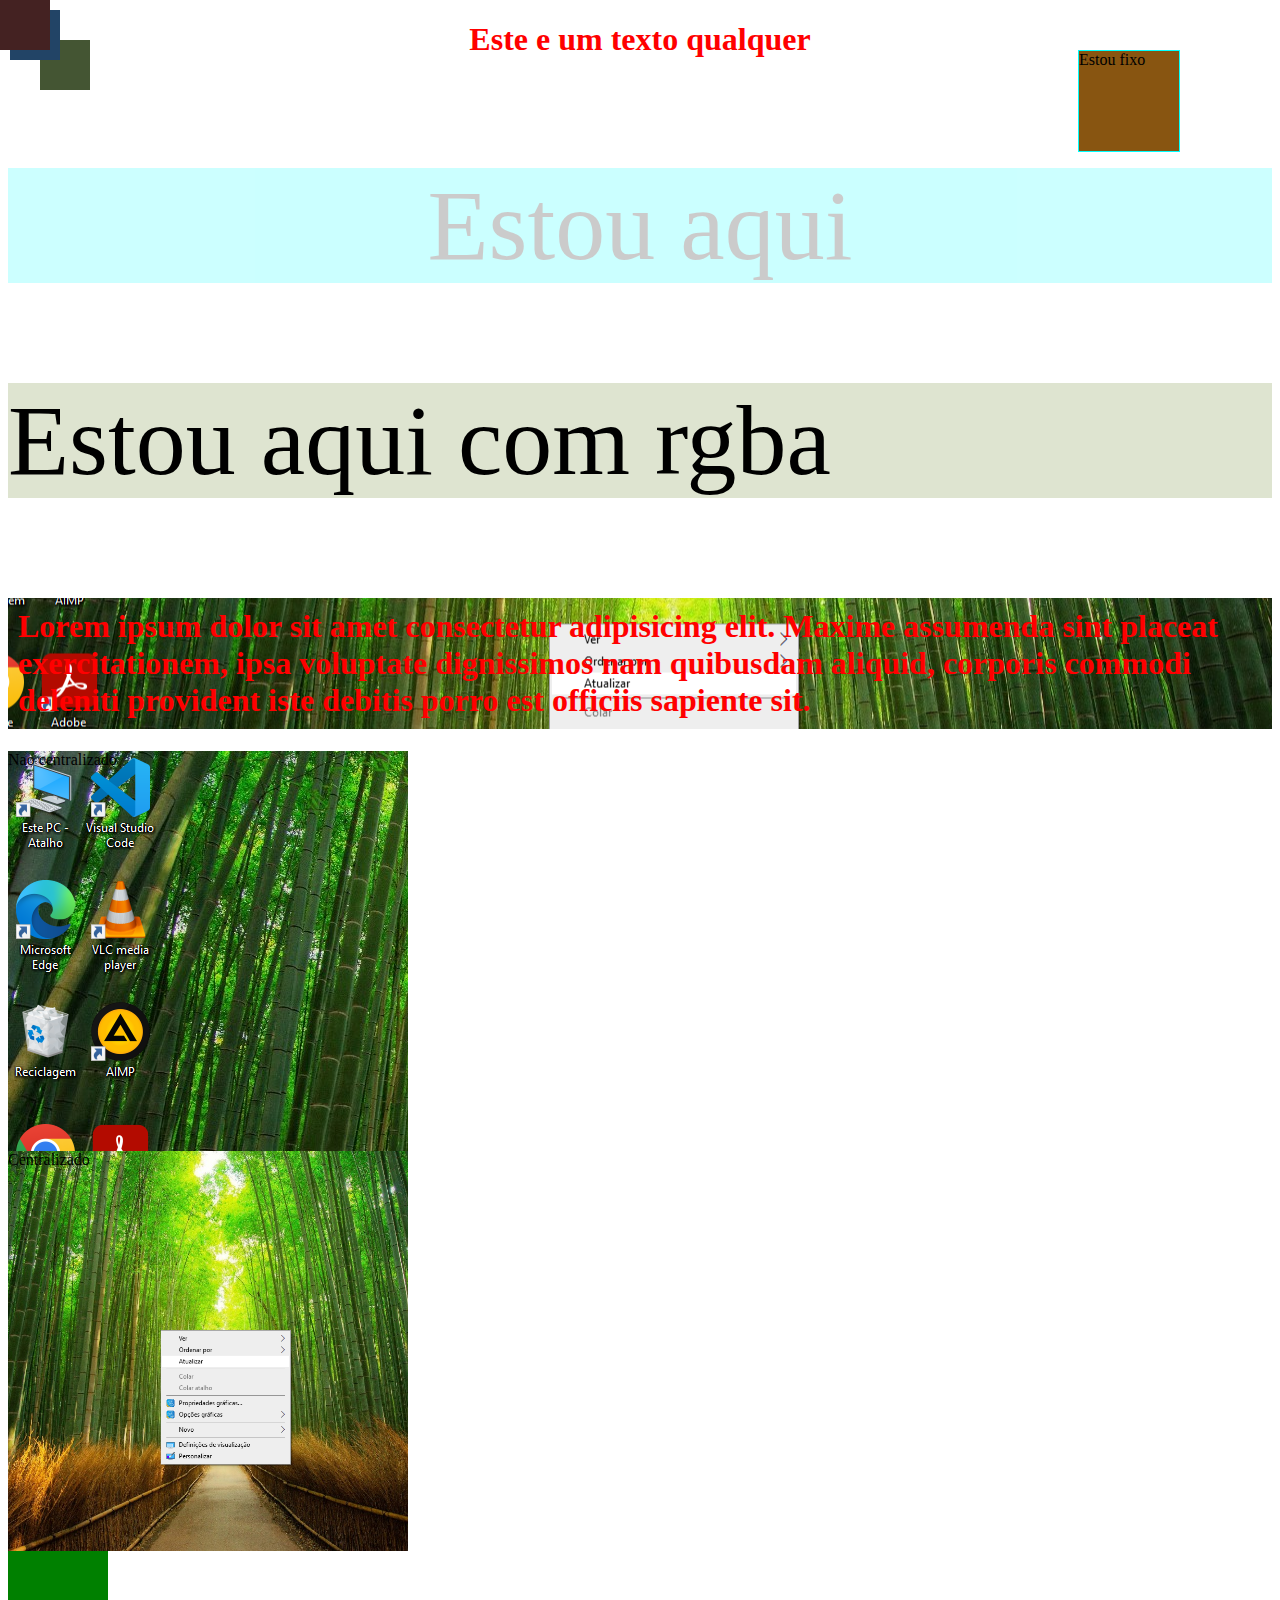
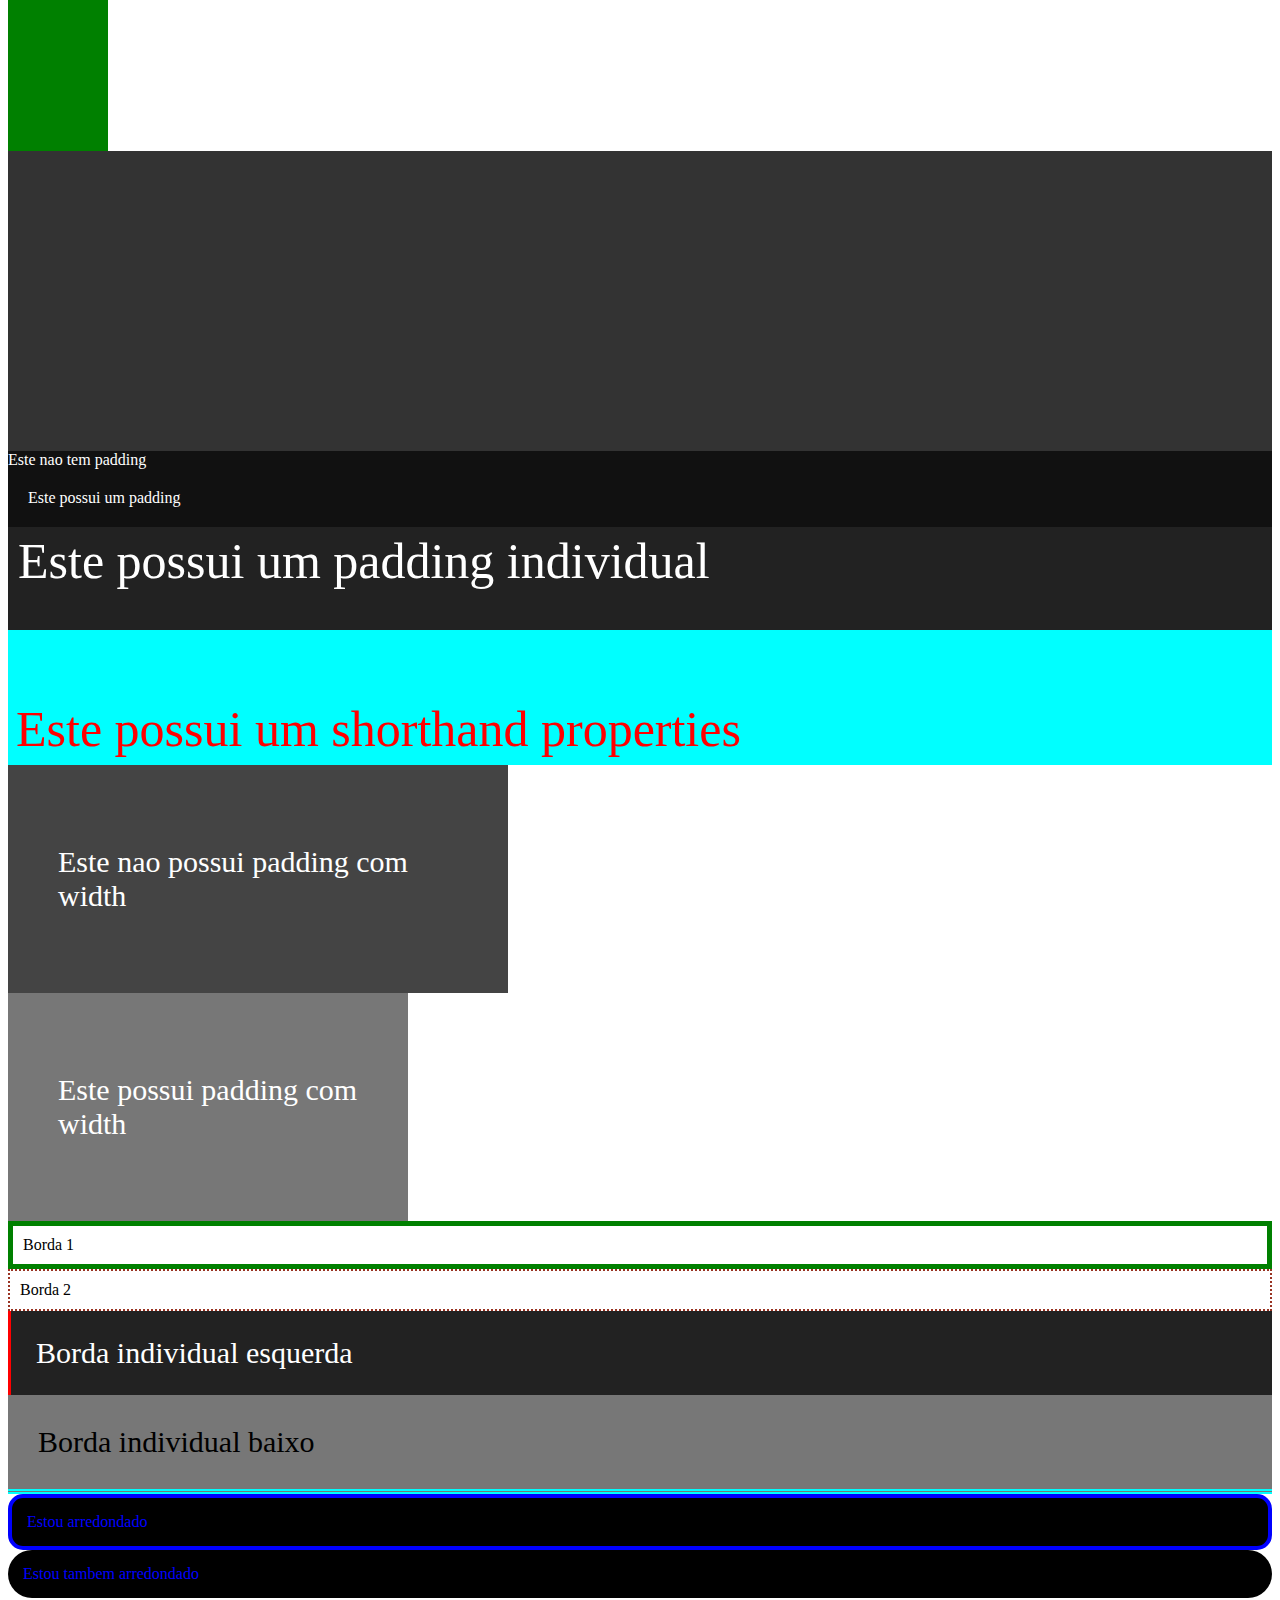
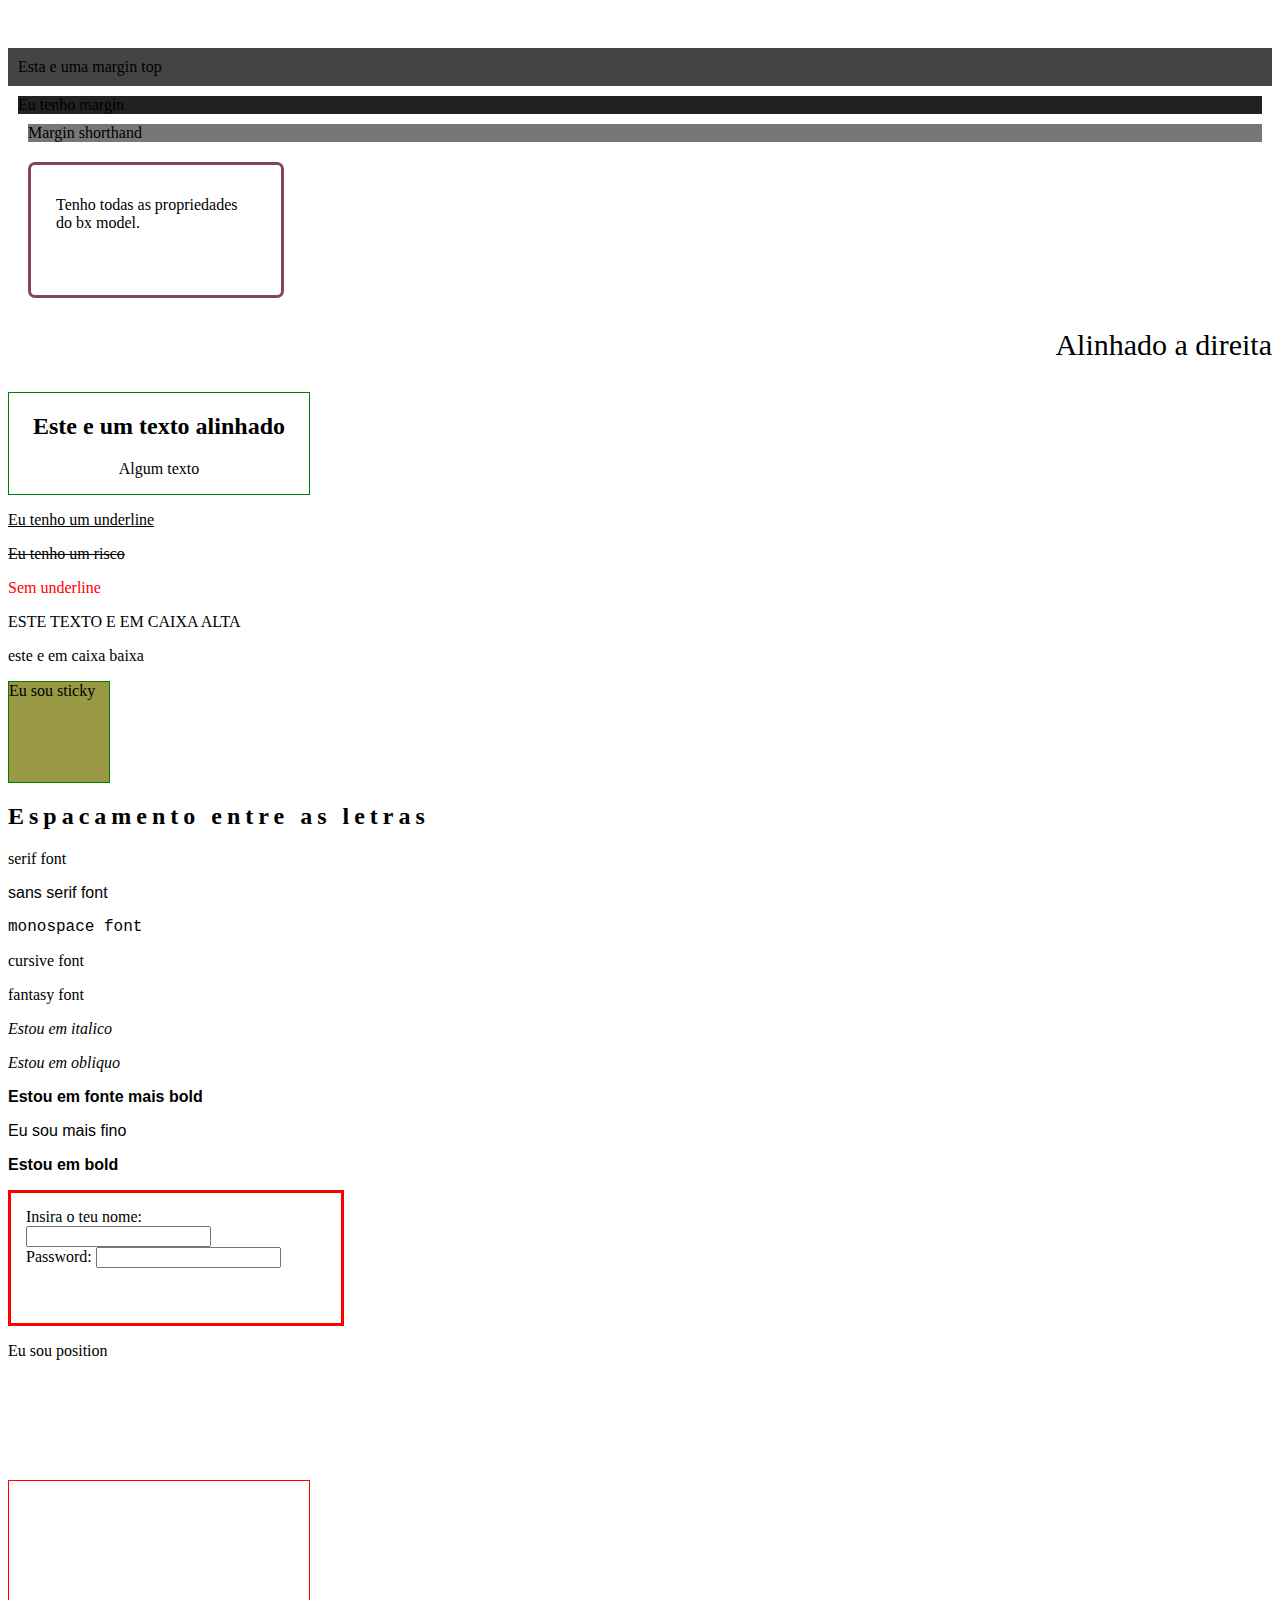
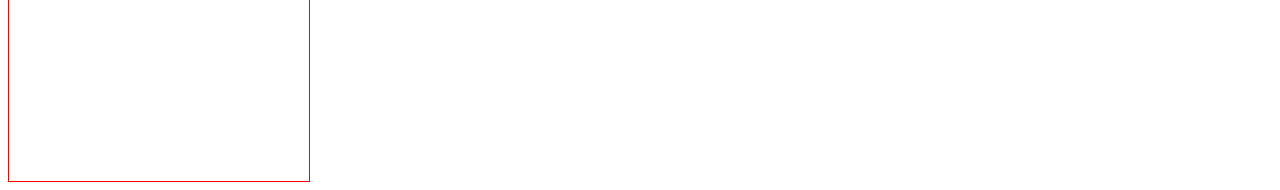
<file: index.html>
<!DOCTYPE html>
<html lang="en">
<head>
    <meta charset="UTF-8">
    <meta name="viewport" content="width=device-width, initial-scale=1.0">
    <title>Aulinha</title>
    <link rel="stylesheet" href="css/style.css">
</head>
<body>
    <h1 id="sentido">Este e um texto qualquer</h1>
    <!-- Opacity -->
     <div class="opacity">
        <p>Estou aqui</p>
     </div>

     <!--rgba com opacity-->

     <div class="opacity-rgba">
        <p>Estou aqui com rgba</p>
     </div>

    <!--Background image-->
    <h1 class="bgimage">Lorem ipsum dolor sit amet consectetur adipisicing elit. 
        Maxime assumenda sint placeat exercitationem, 
        ipsa voluptate dignissimos nam quibusdam aliquid, 
        corporis commodi deleniti provident iste debitis porro est officiis sapiente sit.</h1>

    <div class="not">Nao centralizado</div>
    <div class="central">Centralizado</div>


    <!-- Largura e altura-->    
     <div class="height-width"></div>
     <div class="height-width-2"></div>
    
    <!-- Padding -->
     <div class="wo-padding">Este nao tem padding</div>
     <div class="padding">Este possui um padding</div>

     <!-- Padding individual -->
      <div class="padding-individual">Este possui um padding individual</div>

      <!-- Shorthand properties -->
       <div class="short">Este possui um shorthand properties</div>

       <!--padding com width-->
       <div class="wo-border-box">
        <p>Este nao possui padding com width</p>
       </div>

       <div class="border-box">
        <p>Este possui padding com width</p>
       </div>

    <!--Bordas-->
       <div class="borda1">Borda 1</div>
       <div class="borda2">Borda 2</div>

    <!--Bordas individuais-->
    <div class="borda-individual-esquerda">Borda individual esquerda</div> 
    <div class="borda-individual-baixo">Borda individual baixo</div>
    
    <!--Border radius-->
    <div class="rounded-p">Estou arredondado</div>
    <div class="rounded-pp">Estou tambem arredondado</div>

    <!--Margin-->
    <div class="margin-top">Esta e uma margin top</div>
    <div class="margin">Eu tenho margin</div>
    <div class="margin-shorthand">Margin shorthand</div>

    <!--Tudo do box Model-->
   <div class="box-model">
      <p>
         Tenho todas as propriedades do bx model.
      </p>
   </div>

   <!--ALINHAMENTO DE TEXTO-->
   <p class="text-align">Alinhado a direita</p>
   <div class="container-text">
      <h2>Este e um texto alinhado</h2>
      <p>Algum texto</p>
   </div>
   <!--Text decoration -->
   <p class="underline">Eu tenho um underline</p>
   <p class="line-trough">Eu tenho um risco</p>
   <a href="#" class="remove-underline">Sem underline</a>

   <!--text transform-->
   <p class="upper">Este texto e em caixa alta</p>
   <p class="lower">Este e em caixa baixa</p>
   
   <!--Sticky-->
   <div class="sticky">
      <span>Eu sou sticky</span>
   </div>

   <!--espacamento enrtre as letras-->
   <h2 class="letterspace">Espacamento entre as letras</h2>

   <!--fonte-->
   <p class="serif">serif font</p>
   <p class="sans-serif">sans serif font</p>
   <p class="monospace">monospace font</p>
   <p class="cursive">cursive font</p>
   <p class="fantasy">fantasy font</p>
   
   <!--estilo de fonte-->
   <p class="italic">Estou em italico</p>
   <p class="oblique">Estou em obliquo</p>

   <!--font weight-->
   <p class="font-weight">Estou em fonte mais bold</p>
   <p class="thin">Eu sou mais fino</p>
   <p class="bold">Estou em bold</p>
  
   <!--formulario-->
   <form action="#">
      <div class="texto">
         <label for="text">Insira o teu nome:</label>
         <input type="text"><br>
         <label for="password">Password:</label>
         <input type="password">
       </div>
   </form>

   <!--positions-->
   <p class="position">Eu sou position</p>


   <!--Relative com absolute-->

 <!--Fixed-->

   <div class="fixed">
      <span>Estou fixo</span>
   </div>

<!--Z-index-->
<div class="relative-container">
   <div class="absolute1"></div>
   <div class="absolute2"></div>
   <div class="absolute3"></div>
</div>


</body>
</html>
</file>
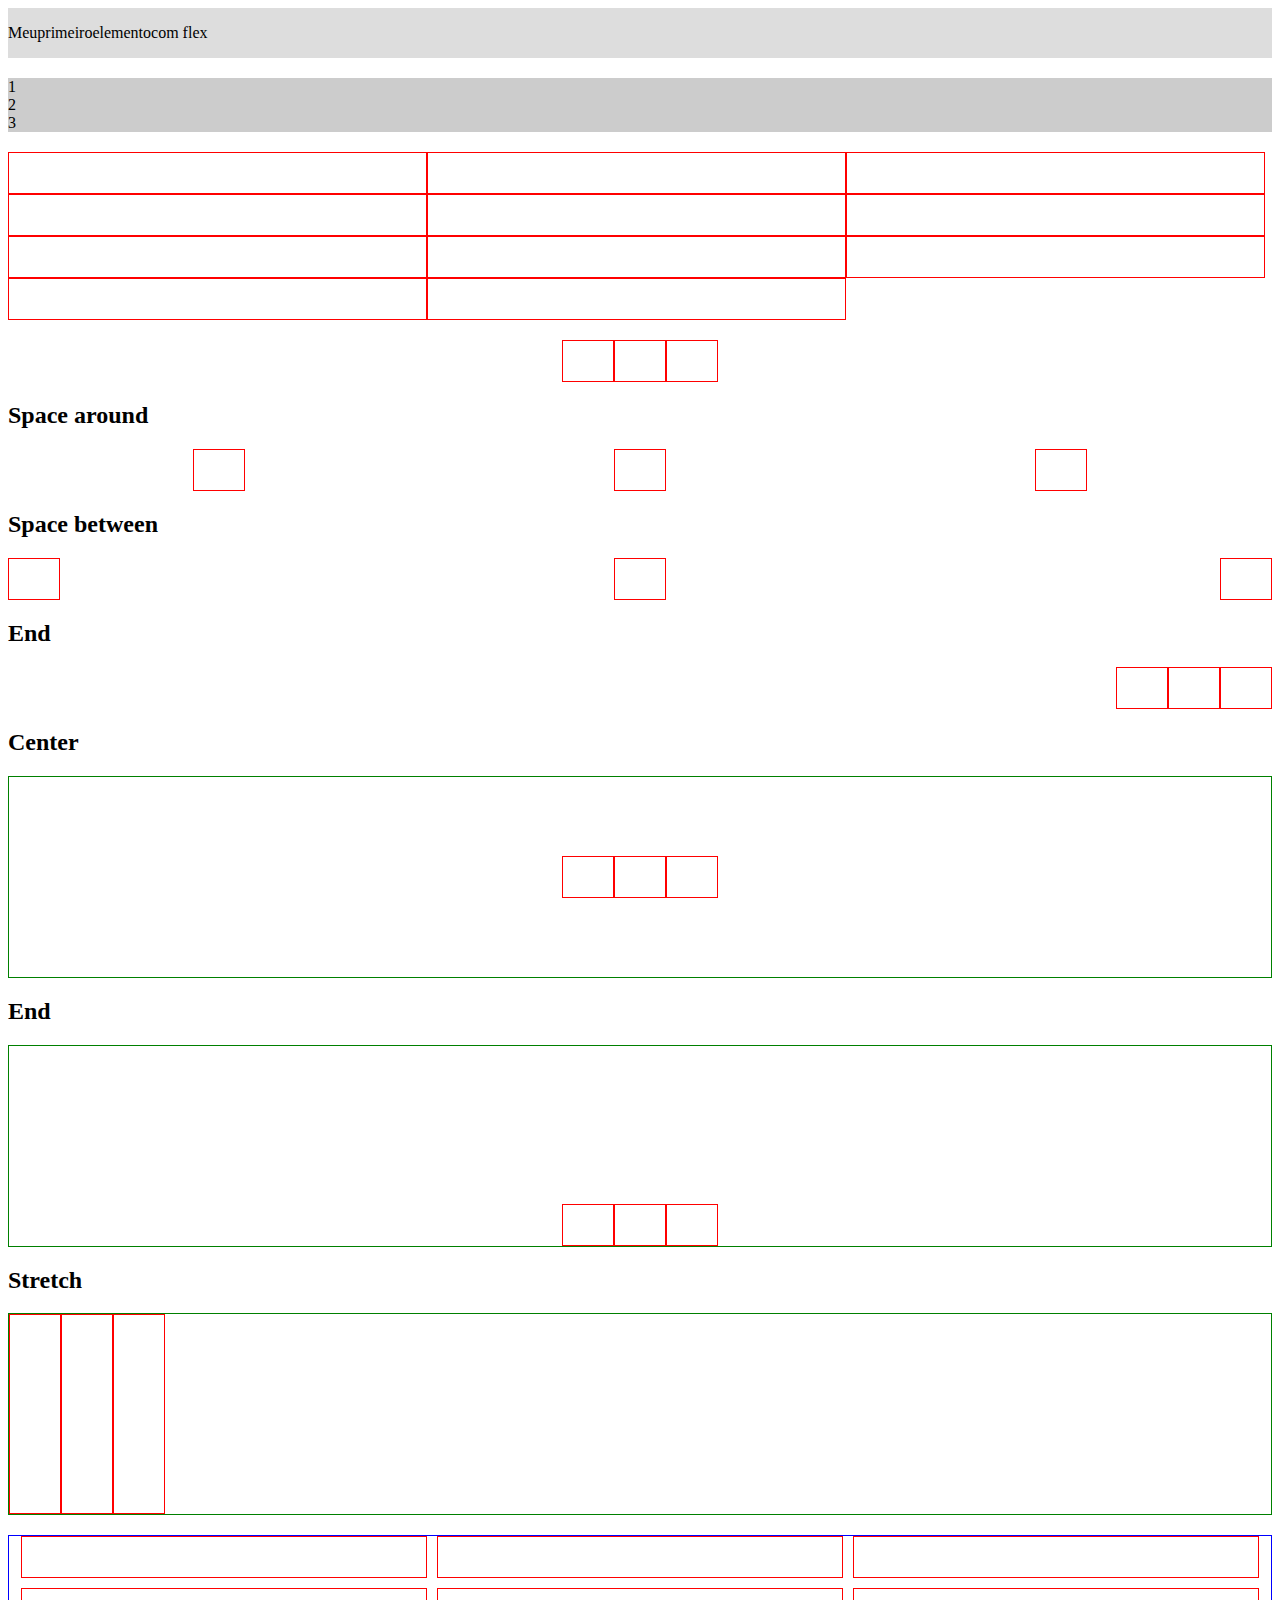
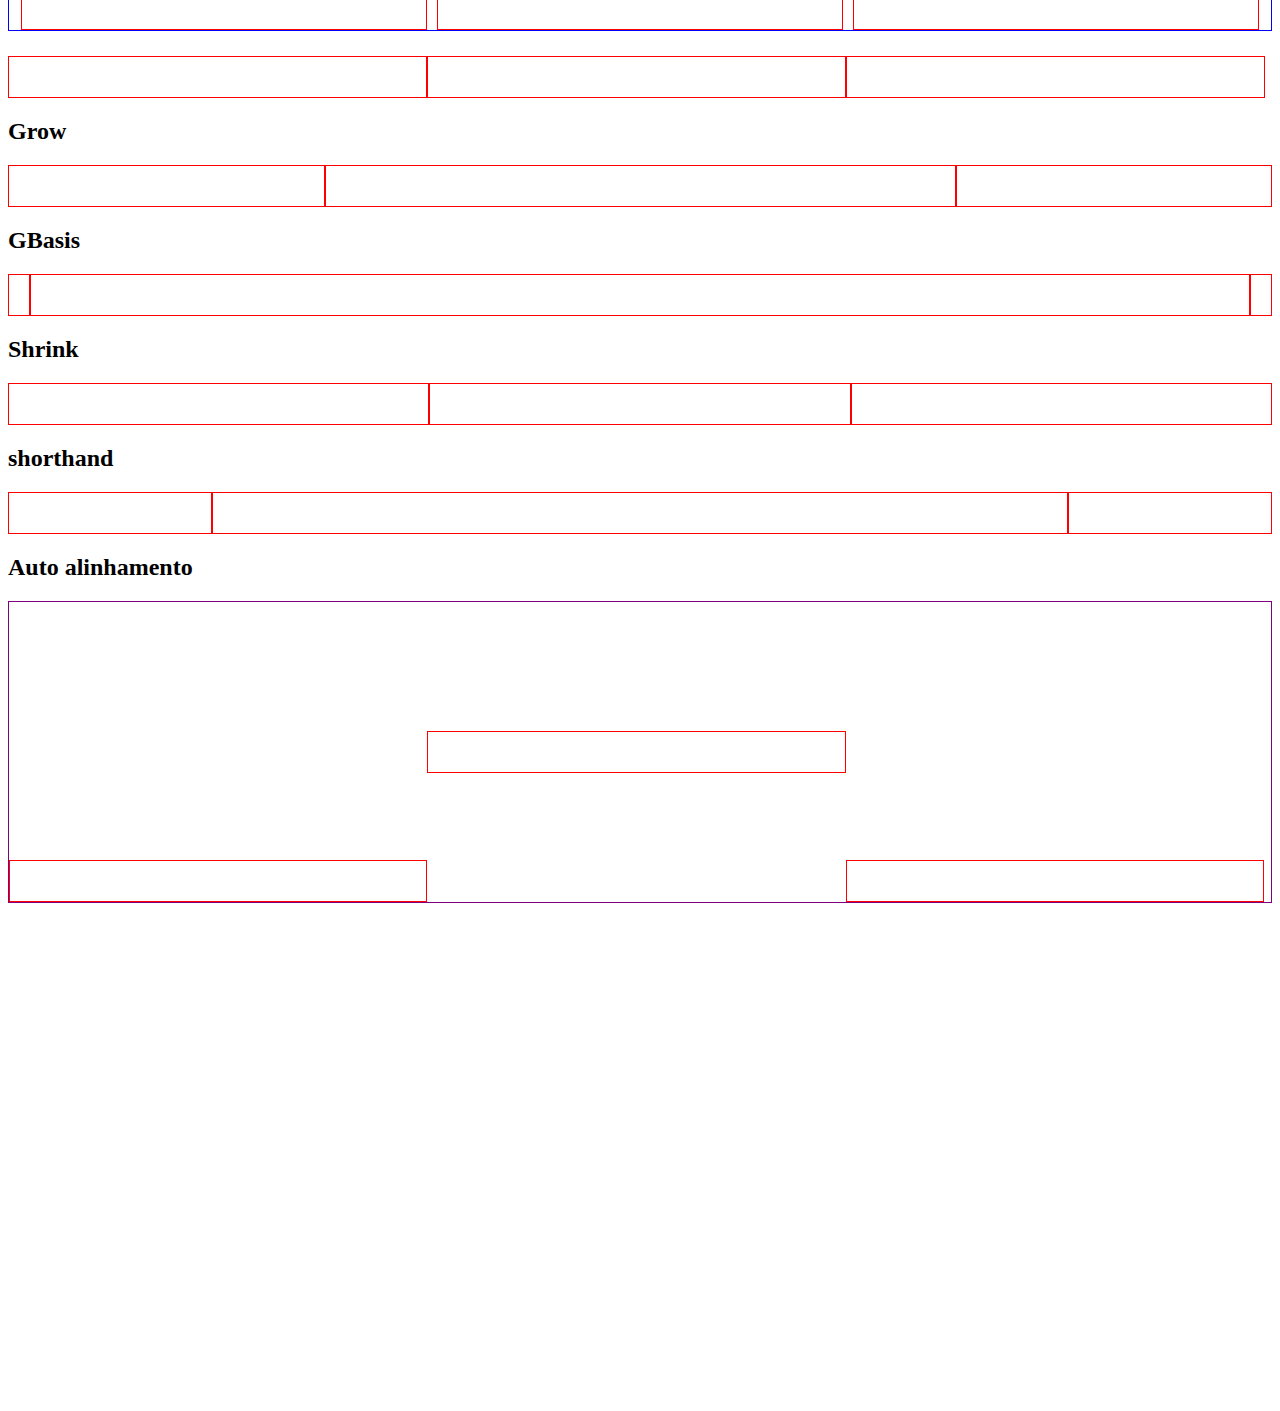
<file: Flexbox/Index.html>
<!DOCTYPE html>
<html lang="en">
<head>
    <meta charset="UTF-8">
    <meta name="viewport" content="width=device-width, initial-scale=1.0">
    <link rel="stylesheet" href="CSS/style.css">
    <title>Document</title>
</head>
<body>
    <!--flex-->
    <div class="flex">
        <p>Meu</p>
        <p>primeiro</p>
        <p>elemento</p>
        <p>com flex</p>
    </div>
    <!--column-->
    <div class="flex-column">
        <span>1</span>
        <span>2</span>
        <span>3</span>
    </div> 
    <!--flex wrap-->
    <div class="flex-wrap">
        <div class="box"></div>
        <div class="box"></div>
        <div class="box"></div>
        <div class="box"></div>
        <div class="box"></div>
        <div class="box"></div>
        <div class="box"></div>
        <div class="box"></div>
        <div class="box"></div>
        <div class="box"></div>
        <div class="box"></div>
    </div>
    <!--justify content-->
        <div class="center">
            <div class="box"></div>
            <div class="box"></div>
            <div class="box"></div>
        </div>
        <h2>Space around</h2>
        <div class="space-around">
            <div class="box"></div>
            <div class="box"></div>
            <div class="box"></div>
        </div>
        <h2>Space between</h2>
        <div class="space-between">
            <div class="box"></div>
            <div class="box"></div>
            <div class="box"></div>
        </div>
        <h2>End</h2>
        <div class="end">
            <div class="box"></div>
            <div class="box"></div>
            <div class="box"></div>
        </div>

        <!--Align items-->
        <h2>Center</h2>
        <div class="align-center">
            <div class="box"></div>
            <div class="box"></div>
            <div class="box"></div>
        </div>
        <h2>End</h2>
        <div class="flex-end">
            <div class="box"></div>
            <div class="box"></div>
            <div class="box"></div>
        </div>
        <h2>Stretch</h2>
        <div class="stretch">
            <div class="box"></div>
            <div class="box"></div>
            <div class="box"></div>
        </div>
        <!--Gap-->
        <div class="gap">
            <div class="box"></div>
            <div class="box"></div>
            <div class="box"></div>
            <div class="box"></div>
            <div class="box"></div>
            <div class="box"></div>
        </div>
        <!--Order-->
        <div class="order">
            <div class="box" id="three"></div>
            <div class="box" id="one"></div>
            <div class="box" id="two"></div>
        </div>

        <!--Grow-->
        <h2>Grow</h2>
        <div class="grow">
            <div class="box"></div>
            <div class="box big"></div>
            <div class="box"></div>
        </div>
        <!--Basis-->
        <h2>GBasis</h2>
        <div class="basis">
            <div class="box"></div>
            <div class="box big"></div>
            <div class="box"></div>
        </div>
        <!--shrink-->
        <h2>Shrink</h2>
        <div class="shrink">
            <div class="box"></div>
            <div class="box small"></div>
            <div class="box"></div>
        </div>
        <!--Flex shorthand: grow, shrink e basis-->
        <!--shrink-->
        <h2>shorthand</h2>
        <div class="shorthand">
            <div class="box"></div>
            <div class="box different"></div>
            <div class="box"></div>
        </div>

        <!--Align self-->
        <h2>Auto alinhamento</h2>
        <div class="auto-alignment">
            <div class="box"></div>
            <div class="box different"></div>
            <div class="box"></div>
        </div>

</body>
</html>
</file>
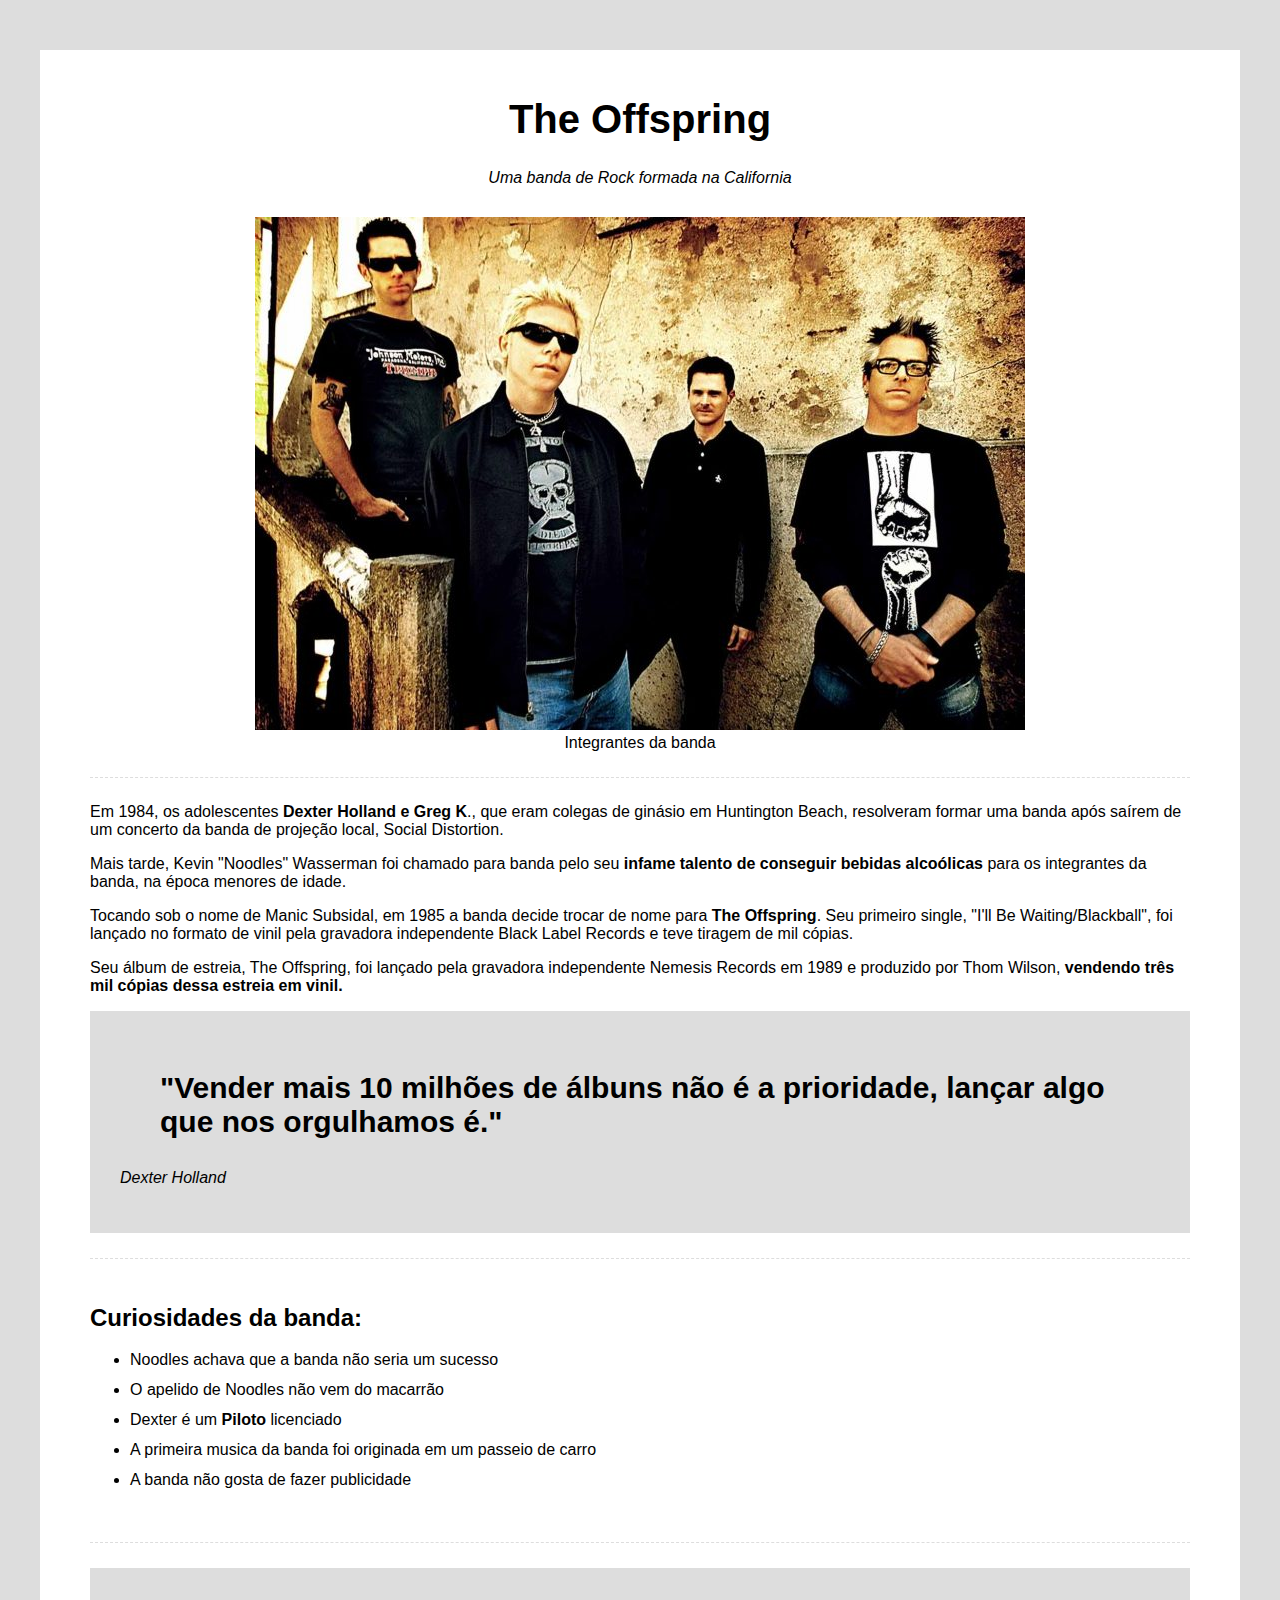
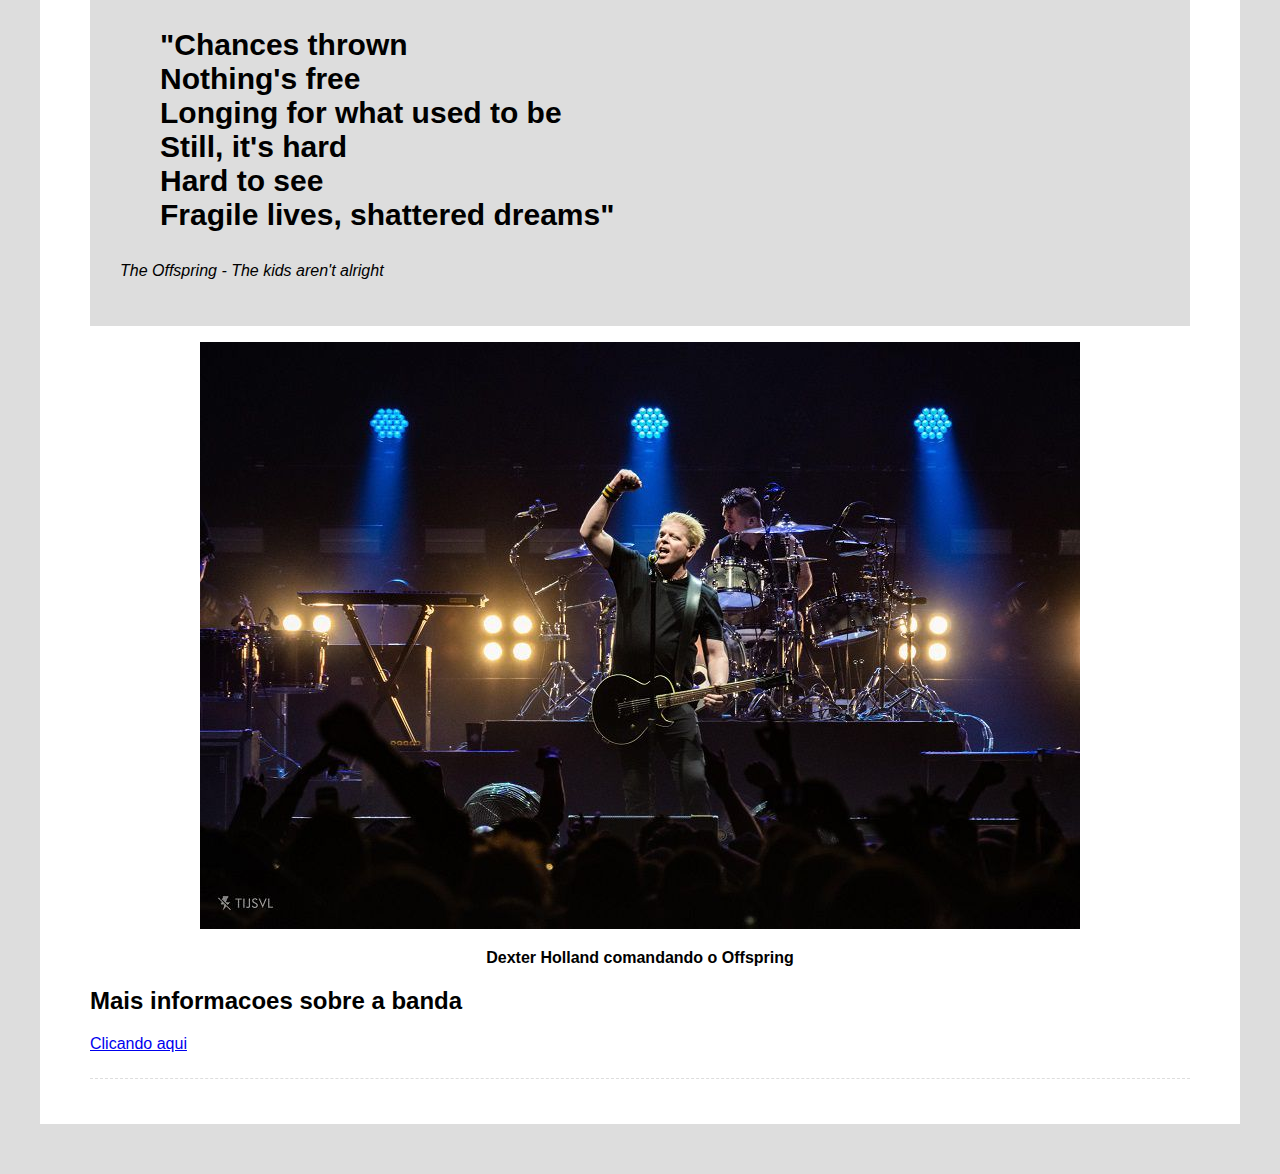
<file: TRIBUTO/index.html>
<!DOCTYPE html>
<html lang="en">
<head>
    <meta charset="UTF-8">
    <meta name="viewport" content="width=device-width, initial-scale=1.0">
    <title>Pagina de tributo: The Offspring</title>
    <link rel="stylesheet" href="CSS/style.css">
</head>
<body>
    <div class="container">
        <!--HEader-->
        <div class="header">
            <h1 class="main-title">The Offspring</h1>
            <p class="main-paragraph">Uma banda de Rock formada na California</p>
        </div>
        <!--Imagem de destaque-->
        <div class="featured-image">
            <figure>
                <img src="IMG/offspring_1 (1).jpg" alt="A banda The Offspring">
                <figcaption>Integrantes da banda</figcaption>
            </figure>
        </div>
        <!--Biografia -->
        <div class="biography-container">
            Em 1984, os adolescentes
            <span class="bold">Dexter Holland e Greg K</span>., que eram colegas
            de ginásio em Huntington Beach, resolveram formar uma banda após
            saírem de um concerto da banda de projeção local, Social Distortion.
          </p>
          <p>
            Mais tarde, Kevin "Noodles" Wasserman foi chamado para banda pelo seu
            <span class="bold">infame talento de conseguir bebidas alcoólicas</span>
            para os integrantes da banda, na época menores de idade.
          </p>
          <p>
            Tocando sob o nome de Manic Subsidal, em 1985 a banda decide trocar de
            nome para <span class="bold">The Offspring</span>. Seu primeiro
            single, "I'll Be Waiting/Blackball", foi lançado no formato de vinil
            pela gravadora independente Black Label Records e teve tiragem de mil
            cópias.
          </p>
          <p>
            Seu álbum de estreia, The Offspring, foi lançado pela gravadora
            independente Nemesis Records em 1989 e produzido por Thom Wilson,
            <span class="bold">
              vendendo três mil cópias dessa estreia em vinil.</span>
          </p>
          <!--Container de citacao-->
          <div class="quotes-container">
            <blockquote>
                "Vender mais 10 milhões de álbuns não é a prioridade, lançar algo que
                nos orgulhamos é."
            </blockquote>
            <p>Dexter Holland</p>
          </div>
        <!--Curiosidades-->
        <div class="curiosidades-container">
            <h2>Curiosidades da banda:</h2>
            <ul>
                <li>Noodles achava que a banda não seria um sucesso</li>
                <li>O apelido de Noodles não vem do macarrão</li>
                <li>Dexter é um <span class="bold">Piloto</span> licenciado</li>
                <li>A primeira musica da banda foi originada em um passeio de carro</li>
                <li>A banda não gosta de fazer publicidade</li>
            </ul>
        </div>
        <!--Segunda citacao--> 
        <div class="quotes-container">
            <blockquote>
                "Chances thrown <br />
                Nothing's free <br />
                Longing for what used to be <br />
                Still, it's hard <br />
                Hard to see <br />
                Fragile lives, shattered dreams"
            </blockquote>
            <p>The Offspring - The kids aren't alright</p>
        </div> 
        <!--Segunda imagem-->
        <div class="img-bold">
            <figure>
                <img src="IMG/offspring_2.jpeg" alt="The Offspring em um show">
            </figure>
            <figcaption>Dexter Holland comandando o Offspring</figcaption>
        </div>
        <!--Mais informacoes-->
        <div class="moreinfo-container">
            <h2>Mais informacoes sobre a banda</h2> <a href="https://pt.wikipedia.org/wiki/The_Offspring"
            >Clicando aqui</a>
        </div>
    </div>
</body>
</html>
</file>
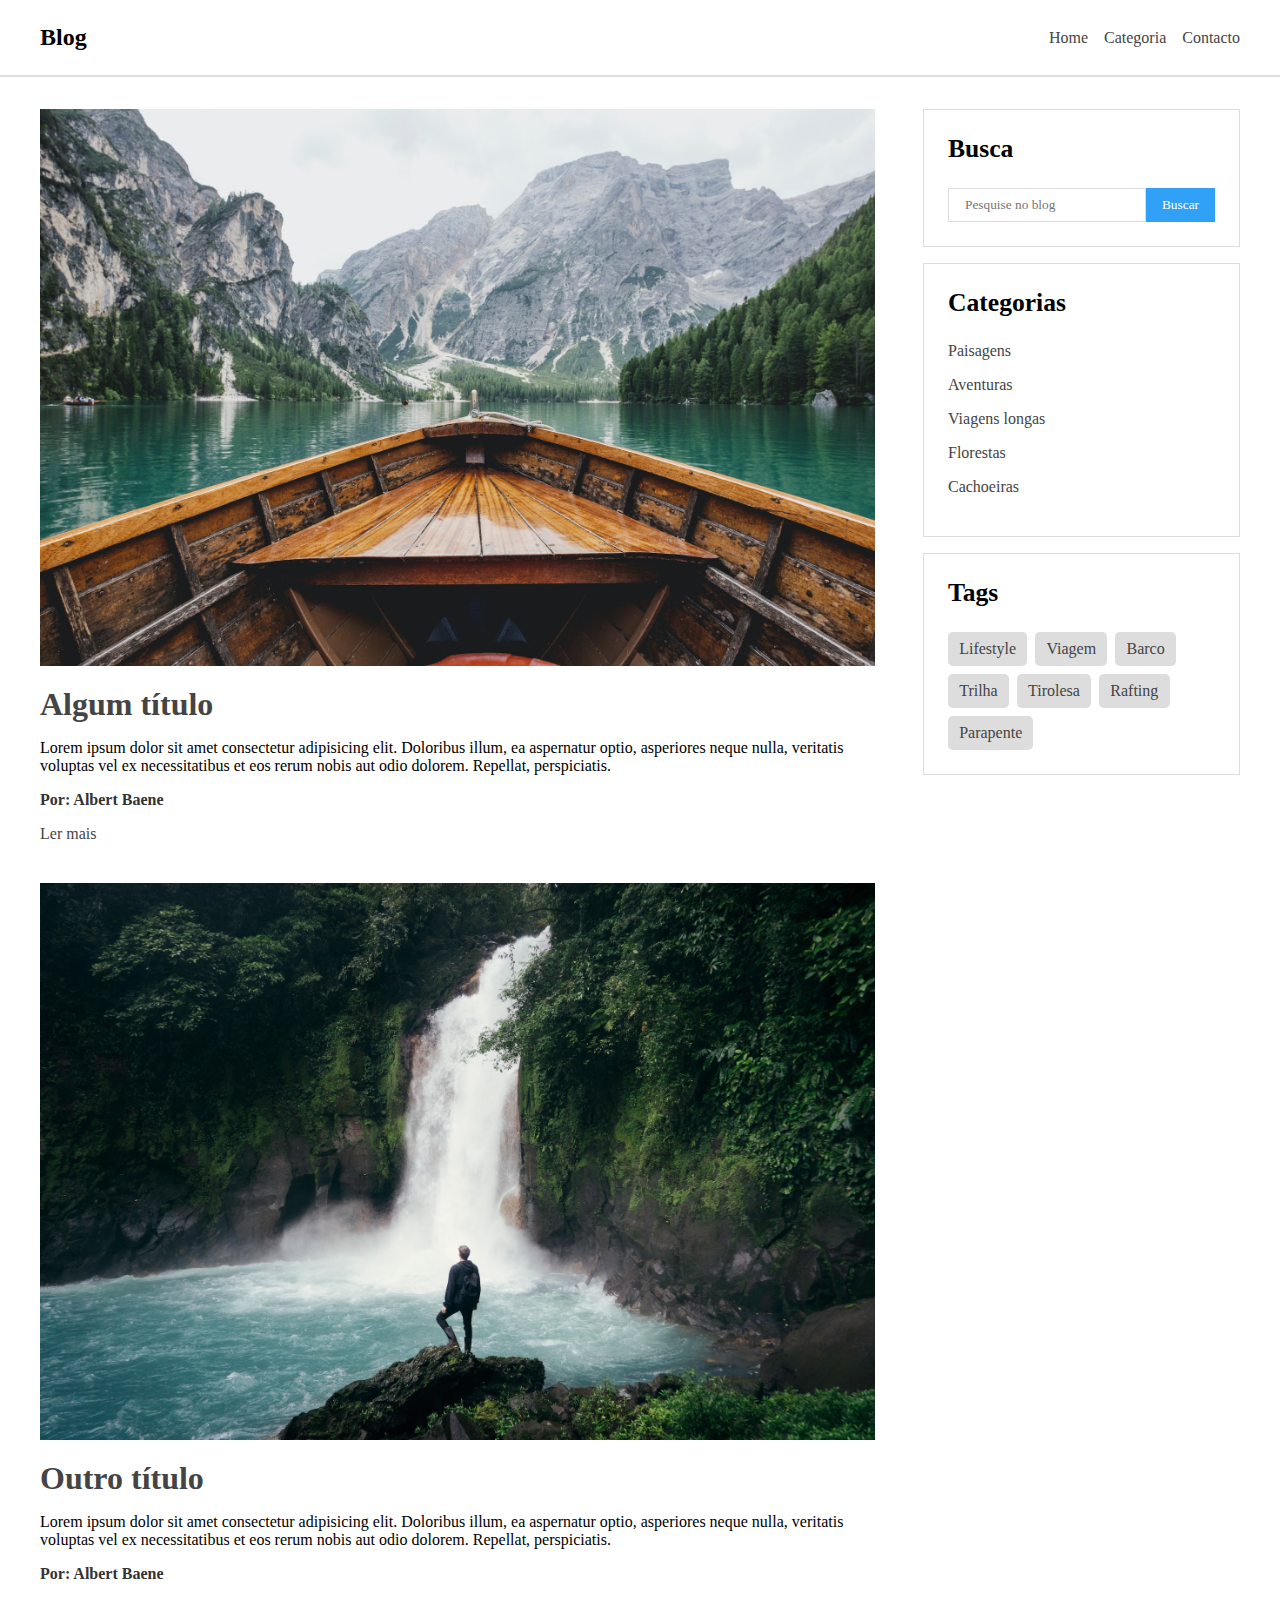
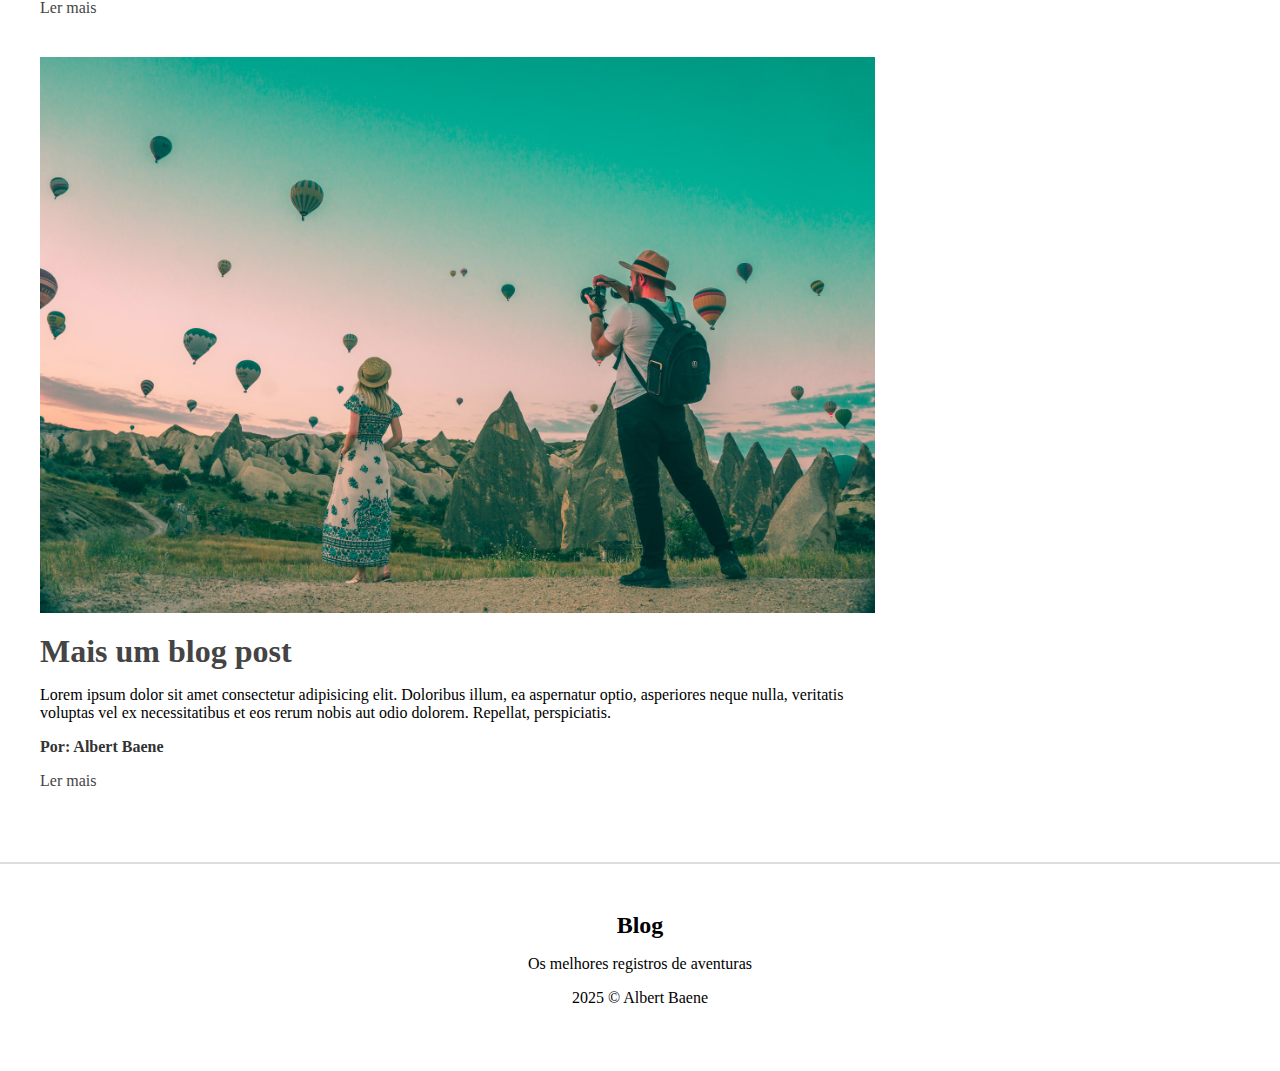
<file: Blog Semântico/blog.html>
<!DOCTYPE html>
<html lang="en">
<head>
    <meta charset="UTF-8">
    <meta name="viewport" content="width=device-width, initial-scale=1.0">
    <meta http-equiv="X-UA-Compatible" content="IE=edge">
    <title>Blog Semântico</title>
    <link rel="stylesheet" href="css/style.css">
</head>
<body>
    <header>
        <nav id="navbar">
            <div id="navbar-inner">
                <h2>Blog</h2>
                <ul id="navlinks">
                    <li><a href="#">Home</a></li>
                    <li><a href="#">Categoria</a></li>
                    <li><a href="#">Contacto</a></li>
                </ul>
            </div>
        </nav>
    </header>
    <div class="container">
        <main id="posts-container">
            <article class="post">
                <img src="img/f1.jpg" alt="Passeio de barco" />
                <h3 class="title"><a href="#">Algum título</a></h3>
                <p class="description">Lorem ipsum dolor sit amet consectetur adipisicing elit. 
                    Doloribus illum, ea aspernatur optio, asperiores neque nulla, 
                    veritatis voluptas vel ex necessitatibus et eos 
                    rerum nobis aut odio dolorem. Repellat, perspiciatis.
                </p>
                <p class="author">Por: Albert Baene</p>
                <a href="#">Ler mais</a>
            </article>
            <article class="post">
                <img src="img/f2.jpg" alt="Cachoeira" />
                <h3 class="title"><a href="#">Outro título</a></h3>
                <p class="description">Lorem ipsum dolor sit amet consectetur adipisicing elit. 
                    Doloribus illum, ea aspernatur optio, asperiores neque nulla, 
                    veritatis voluptas vel ex necessitatibus et eos 
                    rerum nobis aut odio dolorem. Repellat, perspiciatis.
                </p>
                <p class="author">Por: Albert Baene</p>
                <a href="#">Ler mais</a>
            </article>
            <article class="post">
                <img src="img/f3.jpg" alt="Balões" />
                <h3 class="title"><a href="#">Mais um blog post</a></h3>
                <p class="description">Lorem ipsum dolor sit amet consectetur adipisicing elit. 
                    Doloribus illum, ea aspernatur optio, asperiores neque nulla, 
                    veritatis voluptas vel ex necessitatibus et eos 
                    rerum nobis aut odio dolorem. Repellat, perspiciatis.
                </p>
                <p class="author">Por: Albert Baene</p>
                <a href="#">Ler mais</a>
            </article>
        </main>
        <aside id="sidebar">
            <section id="search-bar">
                <h4>Busca</h4>
                <form>
                    <input type="text" id="blog" placeholder="Pesquise no blog">
                    <input type="submit" value="Buscar">
                </form>
            </section>
            <section id="categories">
                <h4>Categorias</h4>
                <nav>
                    <ul>
                        <li><a href="#">Paisagens</a></li>
                        <li><a href="#">Aventuras</a></li>
                        <li><a href="#">Viagens longas</a></li>
                        <li><a href="#">Florestas</a></li>
                        <li><a href="#">Cachoeiras</a></li>
                    </ul>
                </nav>
            </section>
            <section id="tags">
                <h4>Tags</h4>
                <div id="tags-container">
                    <a href="#">Lifestyle</a>
                    <a href="#">Viagem</a>
                    <a href="#">Barco</a>
                    <a href="#">Trilha</a>
                    <a href="#">Tirolesa</a>
                    <a href="#">Rafting</a>
                    <a href="#">Parapente</a>
                </div>
            </section>
        </aside>
    </div>
    <footer id="footer">
        <h2>Blog</h2>
        <p>Os melhores registros de aventuras</p>
        <p>2025 &copy; Albert Baene</p>
    </footer>
</body>
</html>
</file>
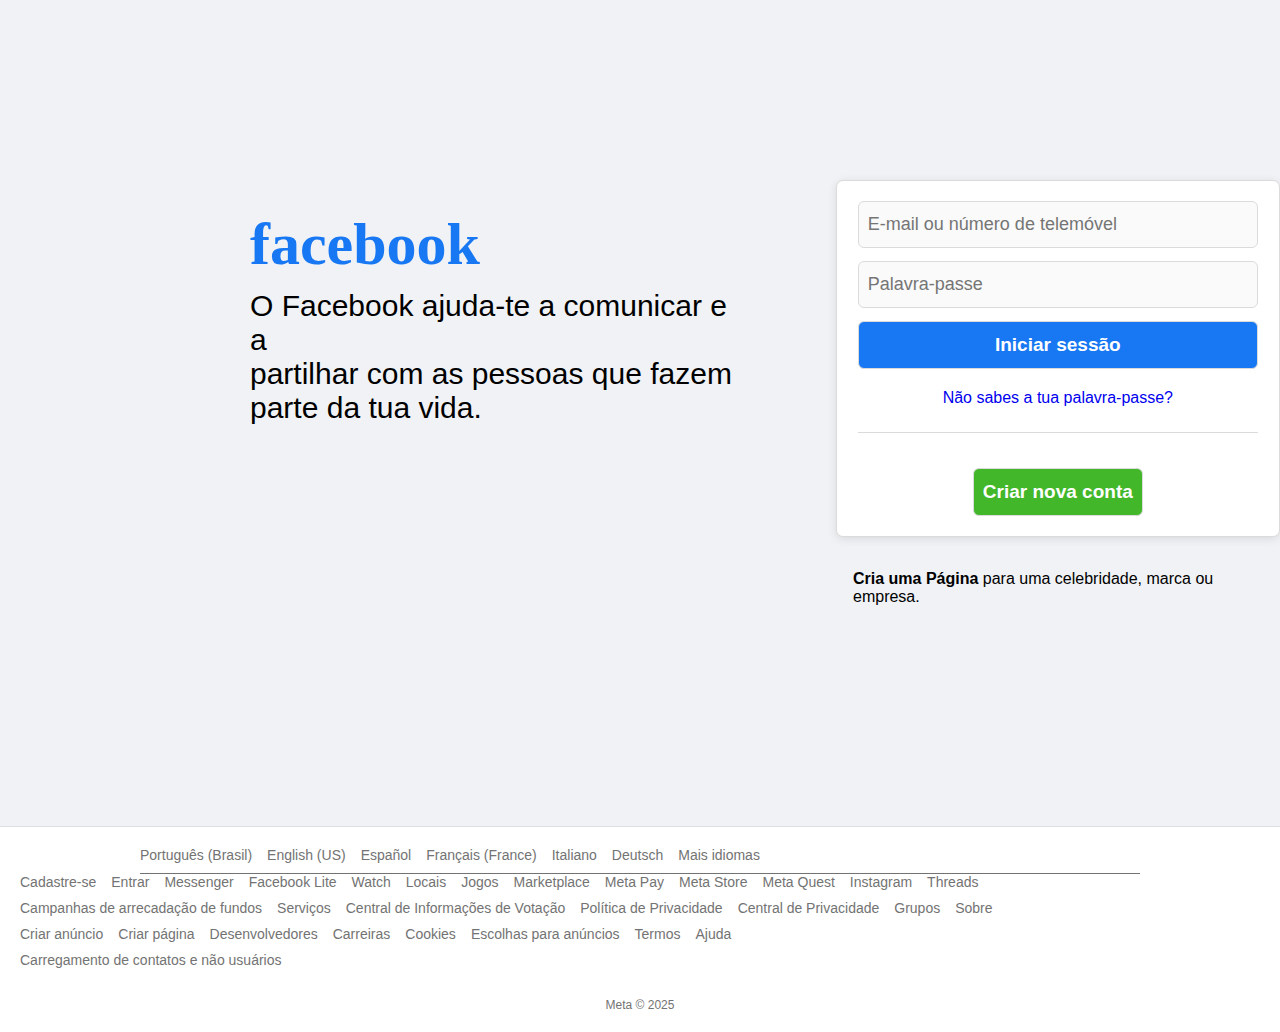
<file: Clone facebook/face.html>
<!DOCTYPE html>
<html lang="en">
<head>
    <meta charset="UTF-8">
    <meta name="viewport" content="width=device-width, initial-scale=1.0">
    <meta http-equiv="-X-UA-Compatible" content="IE=edge">
    <title>Facebook - Inicia sessão ou registra uma conta</title>
    <link rel="stylesheet" href="css/face.css">
    <link rel="shortcut icon" type="image/x-icon" href="img/social-facebook-button-blue-icon.png">
</head>
<body>
    <main>
        <div class="principal">
            <div class="logo-face">
                <!--<img src="img/images.png" alt="">-->
                <p class="text">facebook</p>
                <p>O Facebook ajuda-te a comunicar e a <br> 
                    partilhar com as pessoas que fazem <br> 
                    parte da tua vida. <br>
                </p>
            </div>
            <div class="form-face">
                <form class="login">
                    <input type="text" id="email" 
                    placeholder="E-mail ou número de telemóvel">
                    <input type="password" id="password" 
                    placeholder="Palavra-passe">
                    <input type="submit" value="Iniciar sessão">
                </form>
                <div class="forgot-pass">
                    <a href="#">Não sabes a tua palavra-passe?</a>
                </div>
                <div class="linha">
                    <span></span>
                </div>
                <div class="login botao">
                 <input type="submit" value="Criar nova conta">
                </div>
            </div>
        </div>

    </main>
        <div class="message">
            <p><span class="bold">Cria uma Página</span> para uma celebridade, marca ou empresa.</p>
        </div>
        <footer class="footer">
            <div class="footer-links sl">
                <ul>
                    <li><a href="#">Português (Brasil)</a></li>
                    <li><a href="#">English (US)</a></li>
                    <li><a href="#">Español</a></li>
                    <li><a href="#">Français (France)</a></li>
                    <li><a href="#">Italiano</a></li>
                    <li><a href="#">Deutsch</a></li>
                    <li><a href="#">Mais idiomas</a></li>
                    <span></span>
                </ul>
            </div>
            <div class="sepa">
                <span></span>
            </div>
            <div class="footer-links pj">
                <ul>
                    <li><a href="#">Cadastre-se</a></li>
                    <li><a href="#">Entrar</a></li>
                    <li><a href="#">Messenger</a></li>
                    <li><a href="#">Facebook Lite</a></li>
                    <li><a href="#">Watch</a></li>
                    <li><a href="#">Locais</a></li>
                    <li><a href="#">Jogos</a></li>
                    <li><a href="#">Marketplace</a></li>
                    <li><a href="#">Meta Pay</a></li>
                    <li><a href="#">Meta Store</a></li>
                    <li><a href="#">Meta Quest</a></li>
                    <li><a href="#">Instagram</a></li>
                    <li><a href="#">Threads</a></li>
                    <li><a href="#">Campanhas de arrecadação de fundos</a></li>
                    <li><a href="#">Serviços</a></li>
                    <li><a href="#">Central de Informações de Votação</a></li>
                    <li><a href="#">Política de Privacidade</a></li>
                    <li><a href="#">Central de Privacidade</a></li>
                    <li><a href="#">Grupos</a></li>
                    <li><a href="#">Sobre</a></li>
                    <li><a href="#">Criar anúncio</a></li>
                    <li><a href="#">Criar página</a></li>
                    <li><a href="#">Desenvolvedores</a></li>
                    <li><a href="#">Carreiras</a></li>
                    <li><a href="#">Cookies</a></li>
                    <li><a href="#">Escolhas para anúncios</a></li>
                    <li><a href="#">Termos</a></li>
                    <li><a href="#">Ajuda</a></li>
                    <li><a href="#">Carregamento de contatos e não usuários</a></li>
                </ul>
            </div>
            <div class="footer-copyright">
                <p>Meta &copy; 2025</p>
            </div>
        </footer>
</body>
</html>
</file>
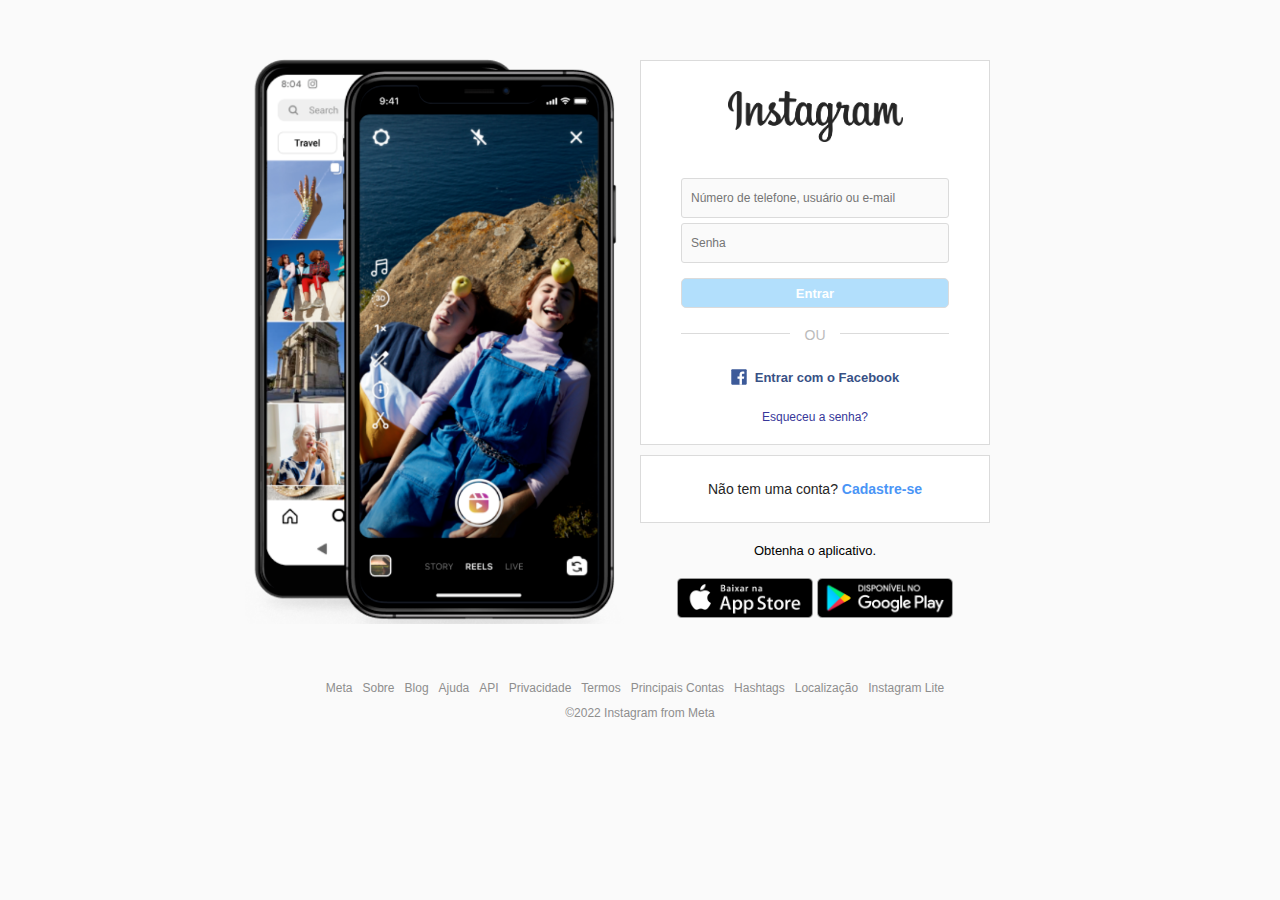
<file: Clone Instagram/Instagram.html>
<!DOCTYPE html>
<html lang="en">
  <head>
    <meta charset="UTF-8" />
    <meta http-equiv="X-UA-Compatible" content="IE=edge" />
    <meta name="viewport" content="width=device-width, initial-scale=1.0" />
    <title>Instagram</title>
    <link rel="stylesheet" href="CSS/Instyle.css" />
    <link rel="shortcut icon" href="img/favicon.png" type="image/x-icon" />
  </head>
  <body>
    <main>
      <div id="main-container">
        <!-- Banner Container -->
        <div id="banner-container">
          <img src="img/banner2.png" alt="Crie uma conta no Instagram" />
        </div>
        <!-- Login e Registro -->
        <div id="form-container">
          <div id="form-box">
            <img id="logo-insta" src="img/logo_instagram.png" alt="Instagram" />
            <form id="login-form">
              <input
                type="text"
                name="username"
                placeholder="Número de telefone, usuário ou e-mail"
              />
              <input type="password" name="password" placeholder="Senha" />
              <input type="submit" value="Entrar" />
            </form>
            <div class="separator">
              <div class="line"></div>
              <span>Ou</span>
            </div>
            <div id="other-links">
              <div id="facebook-login">
                <a href="#">
                  <img src="img/logo_facebook.svg" alt="Facebook Login" />
                  <span>Entrar com o Facebook</span>
                </a>
              </div>
              <div id="forgot-pass">
                <a href="#">Esqueceu a senha?</a>
              </div>
            </div>
          </div>
          <div id="register-container">
            <p>Não tem uma conta? <a href="#">Cadastre-se</a></p>
          </div>
          <div id="get-app-container">
            <p>Obtenha o aplicativo.</p>
            <a href="#">
              <img src="img/apple_btn.png" alt="Apple Store" />
            </a>
            <a href="#">
              <img src="img/gplay_btn.png" alt="Google Play" />
            </a>
          </div>
        </div>
      </div>
    </main>
    <footer>
      <nav>
        <ul id="footer-links">
          <li><a href="#">Meta</a></li>
          <li><a href="#">Sobre</a></li>
          <li><a href="#">Blog</a></li>
          <li><a href="#">Ajuda</a></li>
          <li><a href="#">API</a></li>
          <li><a href="#">Privacidade</a></li>
          <li><a href="#">Termos</a></li>
          <li><a href="#">Principais Contas</a></li>
          <li><a href="#">Hashtags</a></li>
          <li><a href="#">Localização</a></li>
          <li><a href="#">Instagram Lite</a></li>
        </ul>
      </nav>
      <p id="copyright">&copy;2022 Instagram from Meta</p>
    </footer>
  </body>
</html>
</file>
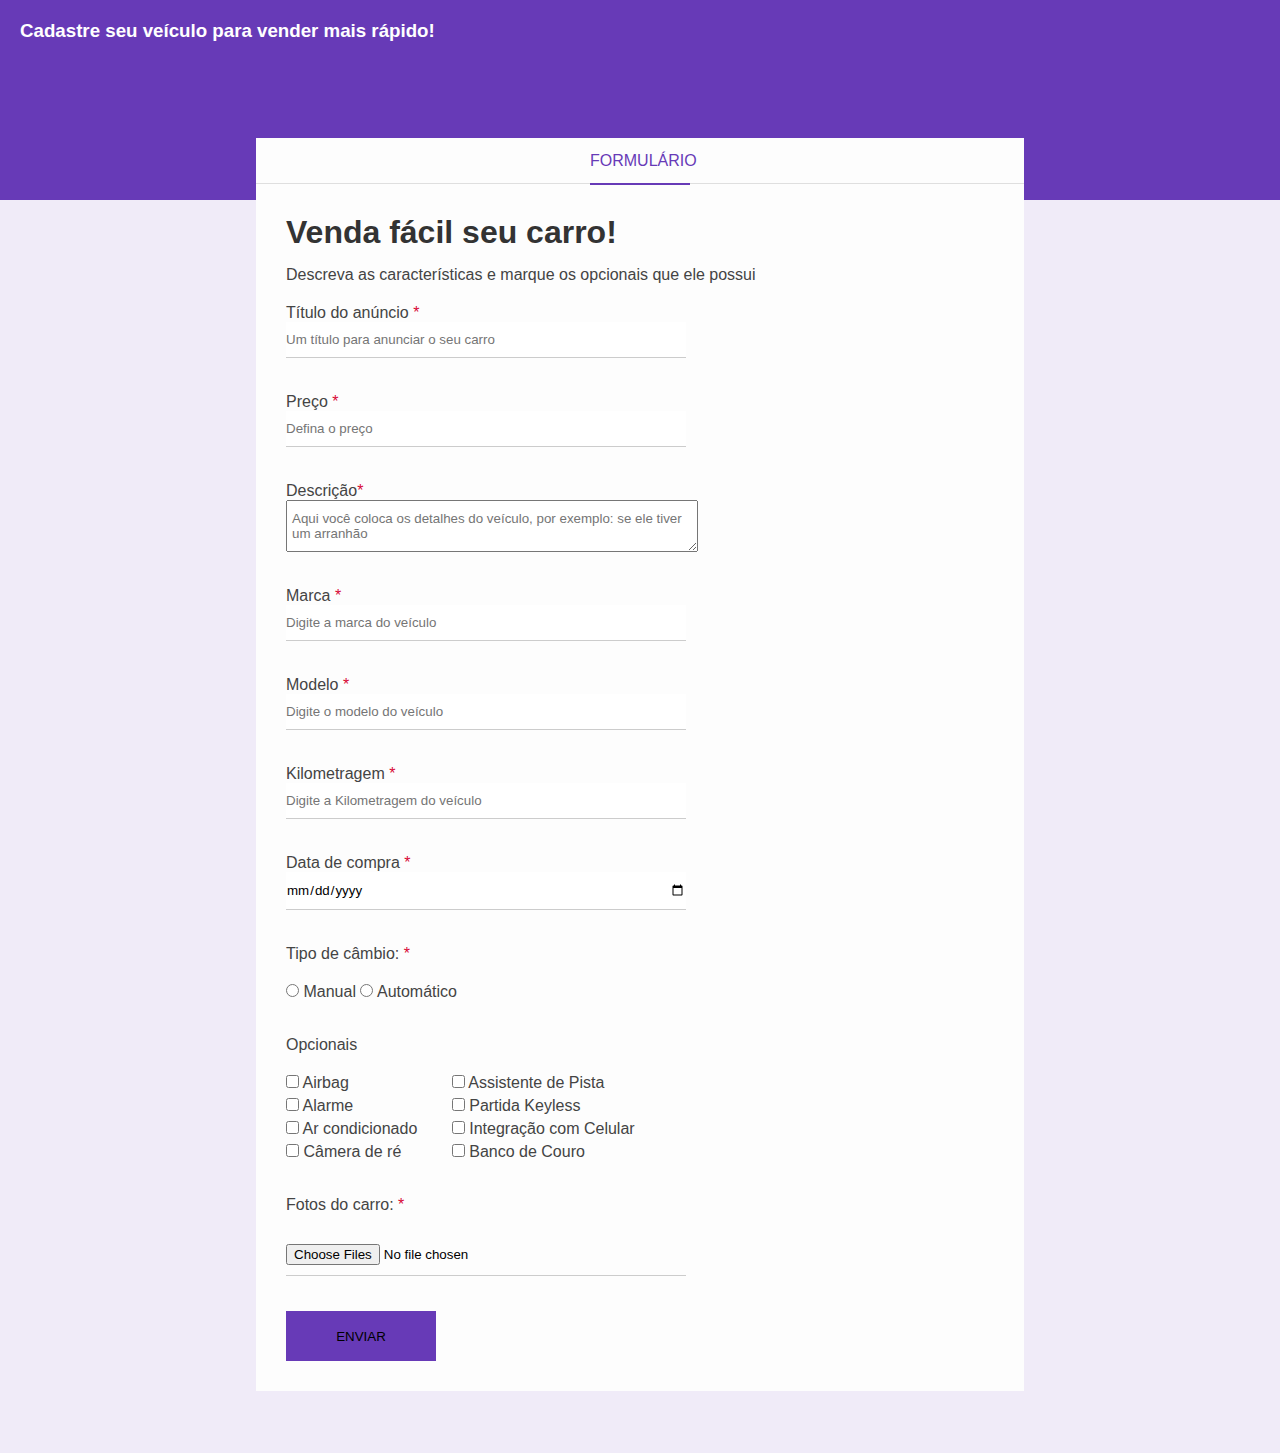
<file: FORM PROJECT/FORM.html>
<!DOCTYPE html>
<html lang="en">
<head>
    <meta charset="UTF-8">
    <meta name="viewport" content="width=device-width, initial-scale=1.0">
    <title>FORM PROJECT</title>
    <link rel="stylesheet" href="CSS/style.css">
</head>
<body>
    <div class="container">
        <div class="header">
            <h3>Cadastre seu veículo para vender mais rápido!</h3>
        </div>
        <div class="form-container">
            <div class="form-header">
                <p>Formulário</p>
            </div>
            <div class="form-body">
                <h1 class="form-title">Venda fácil seu carro!</h1>
                <p>Descreva as características e marque os opcionais que ele possui</p>
               <form>
                <div class="box-input">
                    <label for="title">Título do anúncio <span class="required-field">*</span></label>
                    <input 
                    type="text" 
                    name="title" 
                    id="title" 
                    class="block" 
                    placeholder="Um título para anunciar o seu carro"
                    minlenght="1"
                    maxlength="30" 
                    required
                    />
                </div>
                   <div class="box-input">
                    <label for="price">Preço <span class="required-field">*</span></label>
                    <input 
                    type="number" 
                    name="price" 
                    id="price" 
                    class="block" 
                    placeholder="Defina o preço" 
                    required
                    />
                </div>
            <div class="box-input">
             <label for="description">Descrição<span class="required-field">*</span></label>
           <textarea name="description" id="description" class="block" placeholder="Aqui você coloca os detalhes do veículo, por exemplo: se ele tiver um arranhão"></textarea>
         </div>
         <div class="box-input">
            <label for="brand">Marca <span class="required-field">*</span></label>
            <input 
            type="text" 
            name="brand" 
            id="brand" 
            class="block" 
            placeholder="Digite a marca do veículo" 
            required
            />
        </div>
        <div class="box-input">
            <label for="model">Modelo <span class="required-field">*</span></label>
            <input 
            type="text" 
            name="model" 
            id="model" 
            class="block" 
            placeholder="Digite o modelo do veículo" 
            required
            />
        </div>
        <div class="box-input">
            <label for="mileage">Kilometragem <span class="required-field">*</span></label>
            <input 
            type="number" 
            name="mileage" 
            id="mileage" 
            class="block" 
            placeholder="Digite a Kilometragem do veículo" 
            required
            />
        </div>
        <div class="box-input">
            <label for="purchase-date">Data de compra <span class="required-field">*</span></label>
            <input 
            type="date" 
            name="purchase-date" 
            id="purchase-date" 
            class="block"  
            required
            />
        </div>
        <div class="box-input">
           <p>Tipo de câmbio: <span class="required-field">*</span></p>
           <input type="radio" id="manual" name="gear">
           <label for="manual">Manual</label>
           <input type="radio" id="automático" name="gear">
           <label for="automático">Automático</label>
        </div>
        <div class="optional-box">
            <p>Opcionais</p>
            <ul class="optional-list">
                <li>
                    <input type="checkbox" id="airbag" name="optional[]" value="airbag">
                    <label for="airbag">Airbag</label>
                </li>
                <li>
                    <input type="checkbox" id="alarme" name="optional[]" value="alarme">
                    <label for="alarme">Alarme</label>
                </li> 
                <li>
                    <input type="checkbox" id="ac" name="optional[]" value="ac">
                    <label for="ac">Ar condicionado</label>
                </li>
                <li>
                    <input type="checkbox" id="reverse-camera" name="optional[]" value="reverse-camera">
                    <label for="reverse-camera">Câmera de ré</label>
                </li>
            </ul>
         </div> 
         <div class="optional-box">
        
            <ul class="optional-list">
                <li>
                    <input type="checkbox" id="lane-assist" name="optional[]" value="lane-assist">
                    <label for="lane-assist">Assistente de Pista</label>
                </li>
                <li>
                    <input type="checkbox" id="keyless" name="optional[]" value="keyless">
                    <label for="keyless">Partida Keyless</label>
                </li> 
                <li>
                    <input type="checkbox" id="smartphone" name="optional[]" value="smartphone">
                    <label for="smartphone">Integração com Celular</label>
                </li>
                <li>
                    <input type="checkbox" id="leather-seat" name="optional[]" value="leather-seat">
                    <label for="leather-seat">Banco de Couro</label>
                </li>
            </ul>
         </div>
         <div class="box-input">
            <p>Fotos do carro: <span class="required-field">*</span></p>
            <input type="file" multiple accept="image/png, image/jpg" id="images" name="images" required>
         </div>
             <input type="submit" value="Enviar" class="btn-submit">    
          </form>
            </div>
        </div>
    </div>
</div>
</body>
</html>
</file>
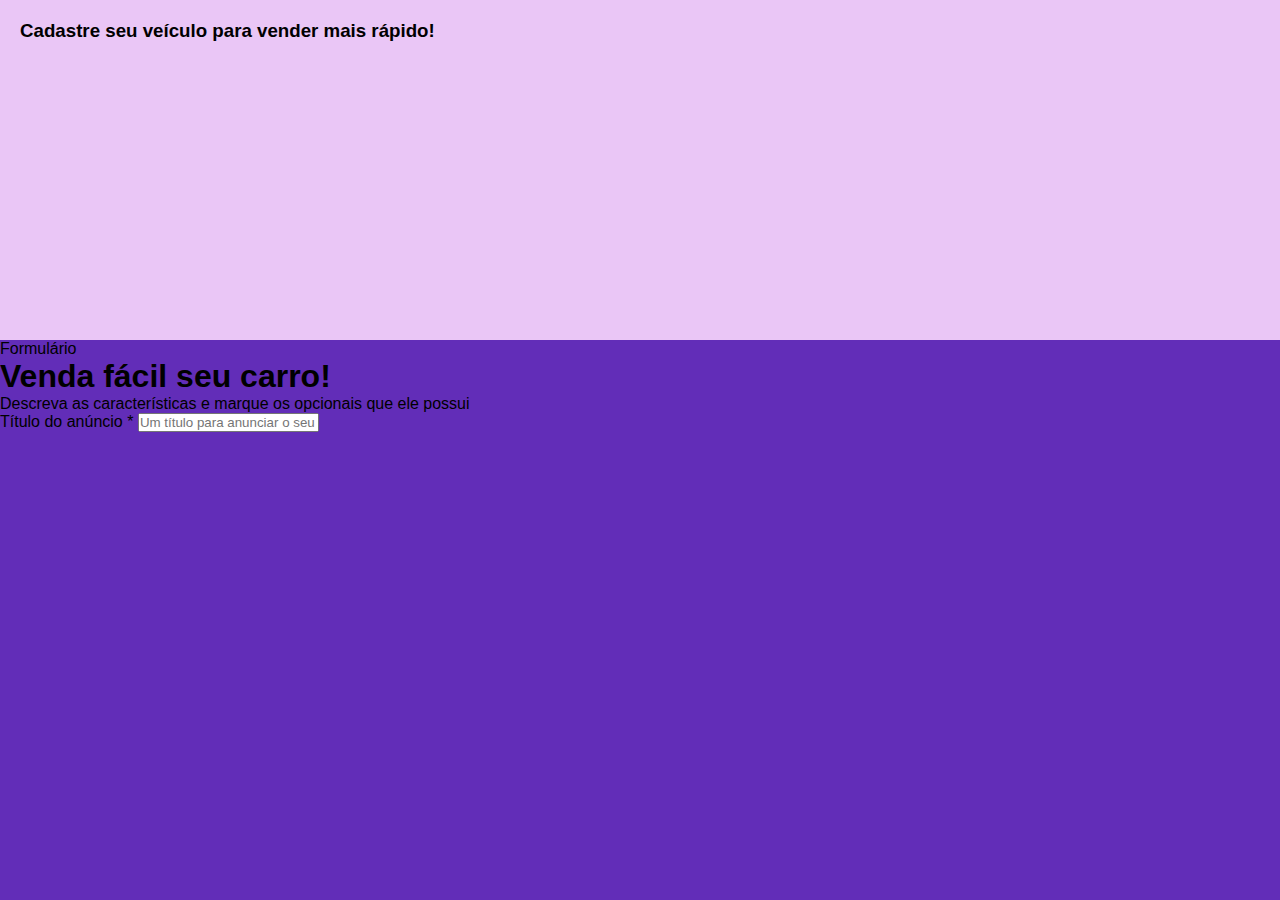
<file: FORM PROJECT/prátics.html>
<!DOCTYPE html>
<html lang="en">
<head>
    <meta charset="UTF-8">
    <meta name="viewport" content="width=device-width, initial-scale=1.0">
    <title>Prática Form</title>
    <link rel="stylesheet" href="CSS/prática.css">
</head>
<body>
    <div class="Principal">
        <div class="cabeca">
             <h3>Cadastre seu veículo para vender mais rápido!</h3>
        </div>
        <div class="form-cabeca">
            <p>Formulário</p>
        </div>
        <div class="corpo">
            <h1 class="form-title">Venda fácil seu carro!</h1>
            <p>Descreva as características e marque os opcionais que ele possui</p>
        <form>
            <div class="box-input">
                <label for="title">Título do anúncio <span class="required-field">*</span></label>
                <input 
                type="text" 
                name="title" 
                id="title" 
                class="block" 
                placeholder="Um título para anunciar o seu carro"
                minlenght="1"
                maxlength="30" 
                required />
            </div>
        </form>
        </div>
    </div>
</body>
</html>
</file>
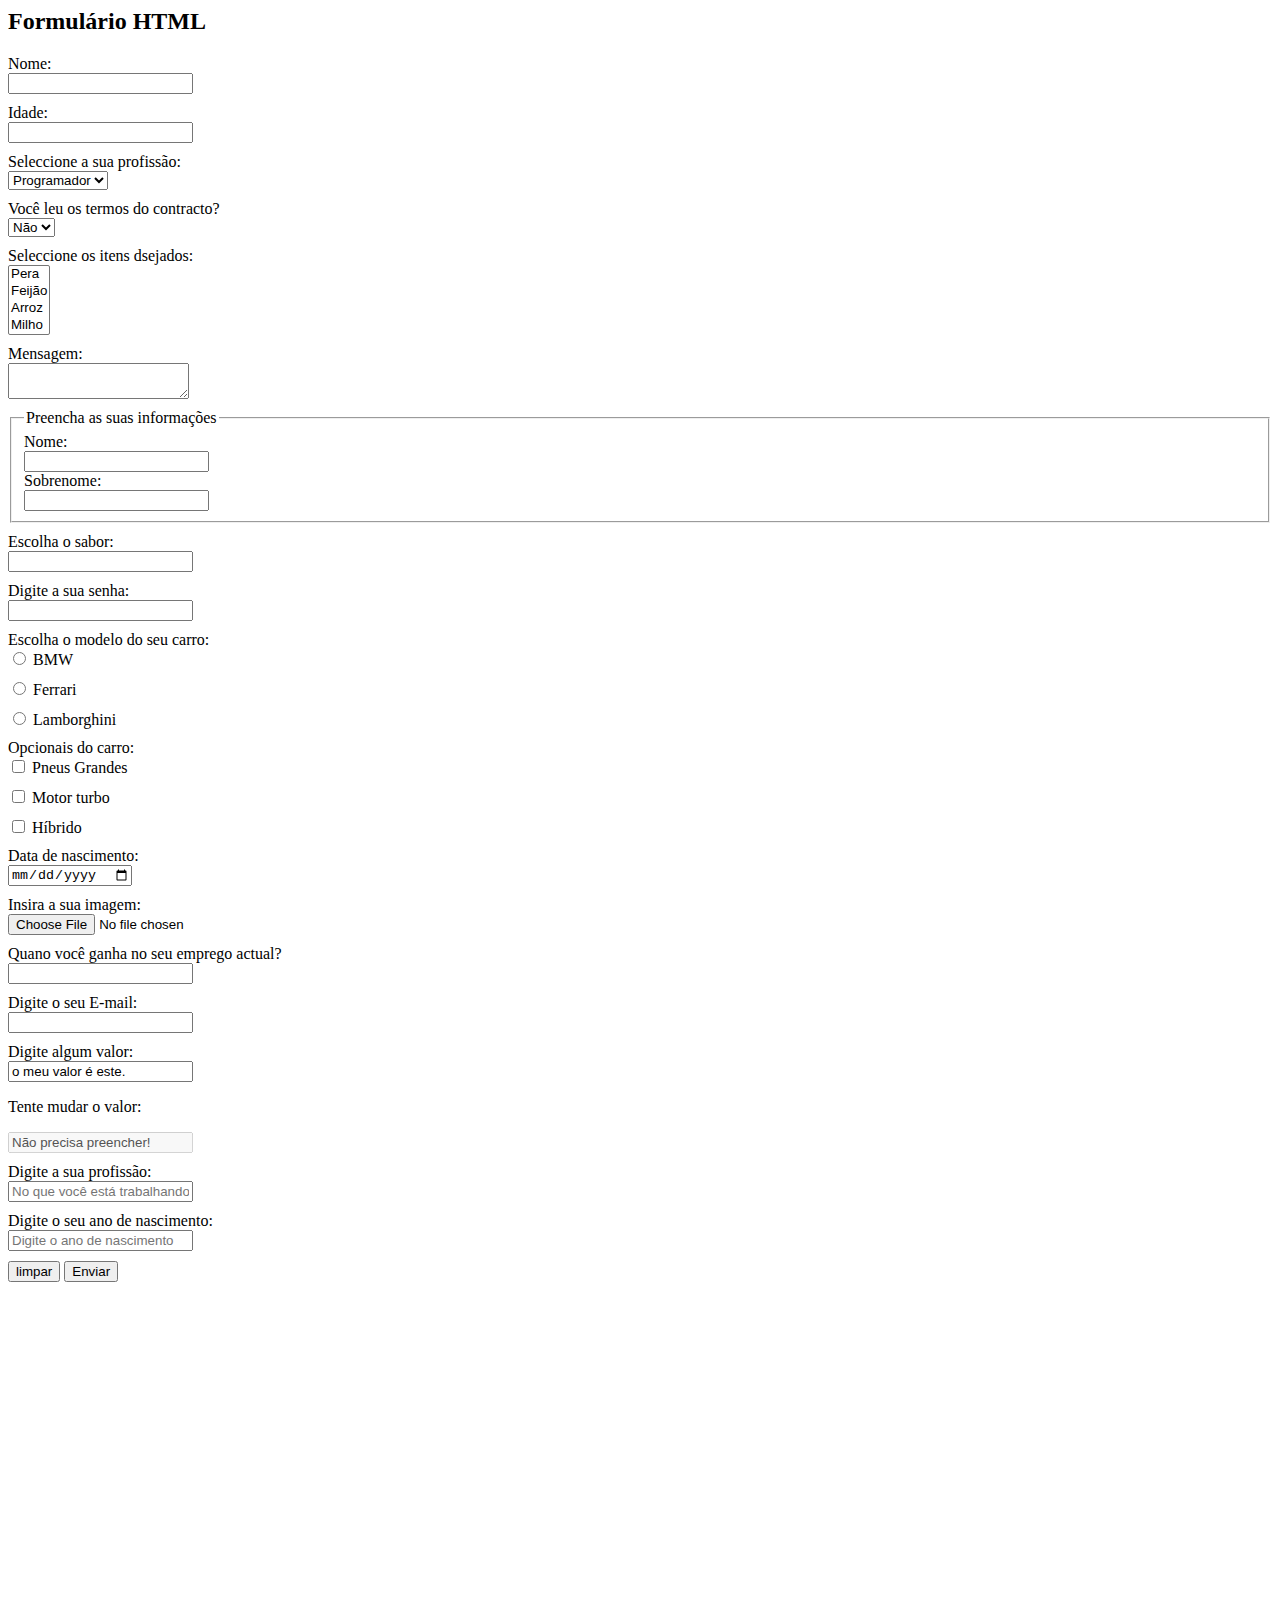
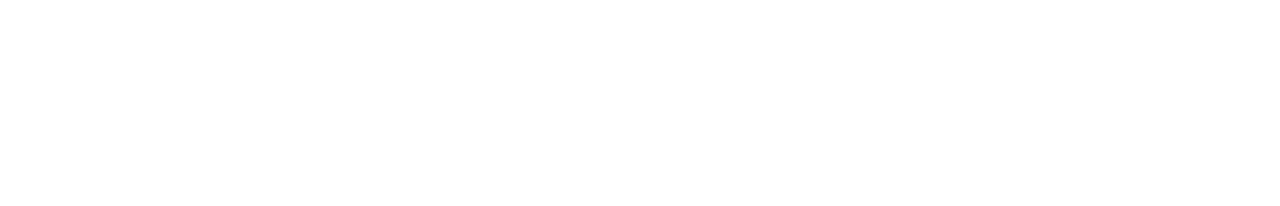
<file: Formulário/form.html>
<html lang="en">
<head>
    <meta charset="UTF-8">   
    <meta name="viewport" content="width=device-width, initial-scale=1.0">
    <title>Formulário</title>
    <link rel="stylesheet" href="style.css">
</head>
<body>
    <h2>Formulário HTML</h2>
    <!--Primeiro formulario-->
    <form action="register.php" method="get">
    <div>
        <label for="">Nome:</label>
        <input type="text">
    </div>
    
    <!--Atributo name-->
    <div>
         <!--Atributo label-->
        <label for="age">Idade:</label>
        <input type="text" name="age" />
    </div>
    <!--select-->
    <div>
        <label for="job">Seleccione a sua profissão:</label>
        <select name="job">
            <option value="programador">Programador</option>
            <option value="professor">Professor</option>
            <option value="tester">Tester/QA</option>
            <option value="devops">DevOps</option>
        </select>
    </div>
    <!--Atributo selected-->
    <div>
        <label for="contract">Você leu os termos do contracto?</label>
        <select name="contract">
            <option value="sim">Sim</option>
            <option value="não" selected>Não</option>
        </select>
    </div>
    <!--Múltiplas selecções-->
    <div>
        <label for="items">Seleccione os itens dsejados:</label>
        <select name="items" multiple>
            <option value="pera">Pera</option>
            <option value="feijão">Feijão</option>
            <option value="arroz">Arroz</option>
            <option value="milho">Milho</option>
        </select>
    </div>
    <!--textarea-->
    <div>
        <label for="comment">Mensagem:</label>
        <textarea name="comment"></textarea>
    </div>
      <!--Fieldset e legend-->
      <div>
        <fieldset>
            <legend>Preencha as suas informações</legend>
            <label for="firstname">Nome:</label>
            <input type="text" name="firstname">
            <label for="lastname">Sobrenome:</label>
            <input type="text" name="lastname">
        </fieldset>
      </div>
      <!--Datalist-->
      <div>
        <label for="flavor">Escolha o sabor:</label>
        <input type="text" list="flavors" name="flavor">


        <datalist id="flavors">
            <option value="Cereja"></option>
            <option value="Morango"></option> 
            <option value="Abacate"></option>
            <option value="Chocolate"></option>
        </datalist>
      </div>

      <!--input para senhas-->
      <div>
        <label for="password">Digite a sua senha:</label>
        <input type="password" name="password">
      </div>
    
      <!--input radio-->
      <div>
        <label for="car-model">Escolha o modelo do seu carro:</label>
        <div class="radio">
            <input type="radio" value="bmw" name="car-model">
            <label for="bmw">BMW</label>
        </div>
        <div class="radio">
            <input type="radio" value="ferrari" name="car-model">
            <label for="ferrari">Ferrari</label>
        </div>
        <div class="radio">
            <input type="radio" value="lamborghini" name="car-model">
            <label for="lamborghini">Lamborghini</label>
        </div>
      </div>
      <!--checkbox-->
    <div>
        <label for="optionals">Opcionais do carro:</label>
        <div class="radio">
        <input type="checkbox" name="optionals[]" value="big_tires">
        <label for="big_tires">Pneus Grandes</label>
        </div>
        <div class="radio">
            <input type="checkbox" name="optionals[]" value="turbo_engine">
            <label for="turbo_engine">Motor turbo</label>
            </div>
        </div>
        <div class="radio">
            <input type="checkbox" name="optionals[]" value="hybrid">
            <label for="hybrid">Híbrido</label>
            </div>
        </div>
        
    </div>
    <!--Input de data-->
    <div>
        <label for="birthday">Data de nascimento:</label>
        <input type="date" name="birthday">
    </div>

    <!--input para arquivos-->
    <div>
        <label for="image">Insira a sua imagem:</label>
        <input type="file" name="image">
    </div>
    <!--input para números-->
    <div>
        <label for="salary">Quano você ganha no seu emprego actual?</label>
        <input type="number" name="salary">
    </div>
    <!--input para emails-->
    <div>
        <label for="email">Digite o seu E-mail:</label>
        <input type="email" name="email">
    </div>
    <!--atributo value-->
    <div>
        <label for="value">Digite algum valor:</label>
        <input type="text" value="o meu valor é este." name="value">
    </div>
    <!--atributo disabled-->
    <div>
        <p>Tente mudar o valor:</p>
        <input type="text" value="Não precisa preencher!" disabled>
    </div>
    <!--atributo placeholder-->
    <div>
        <label for="currentjob">Digite a sua profissão:</label>
        <input type="text" name="currentjob" placeholder="No que você está trabalhando agora?">
    </div>
    <!--required atributo-->
    <div>
        <label for="birthyear">Digite o seu ano de nascimento:</label>
        <input type="text" name="birthyear" placeholder="Digite o ano de nascimento" required>
    </div>
     <!--Resetar formulário-->
     <input type="reset" value="limpar">

   <!--Enviando form-->
   <input type="submit" value="Enviar">
 
</form>
</body>
</html>
</file>
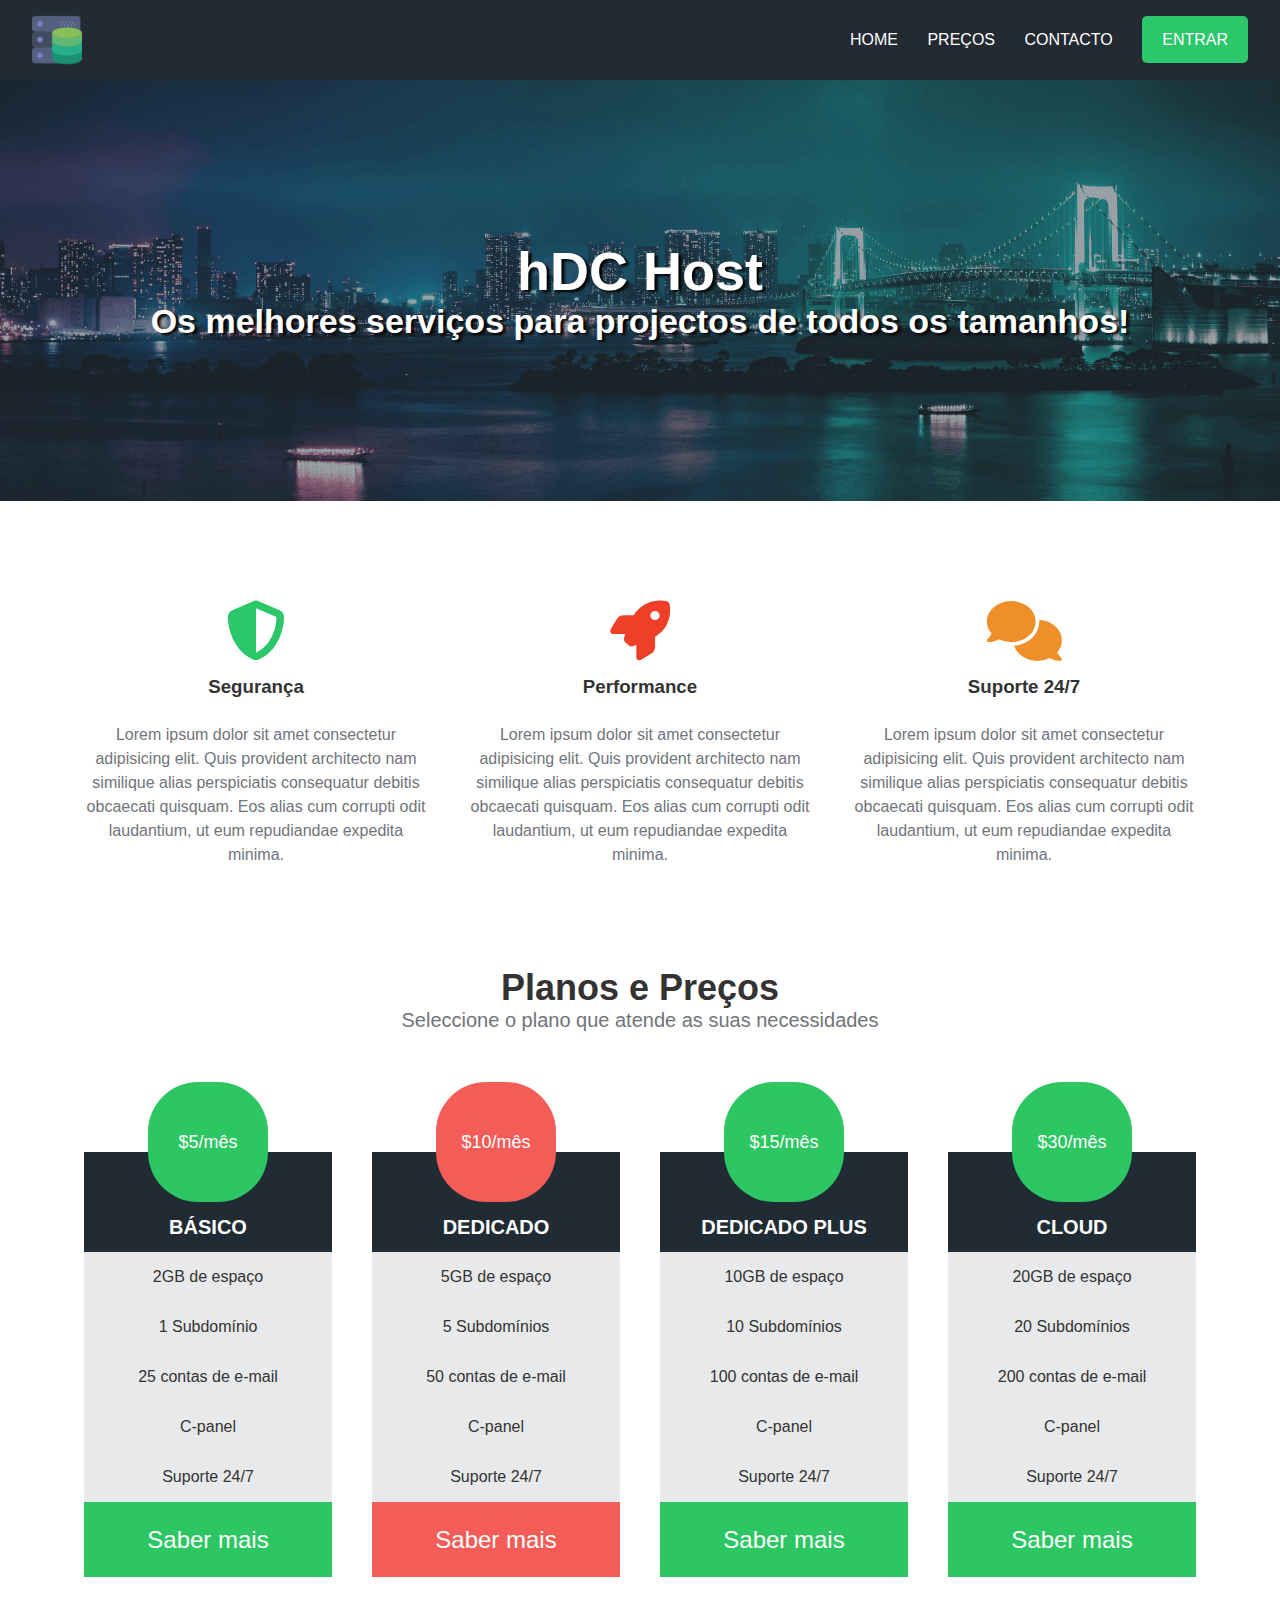
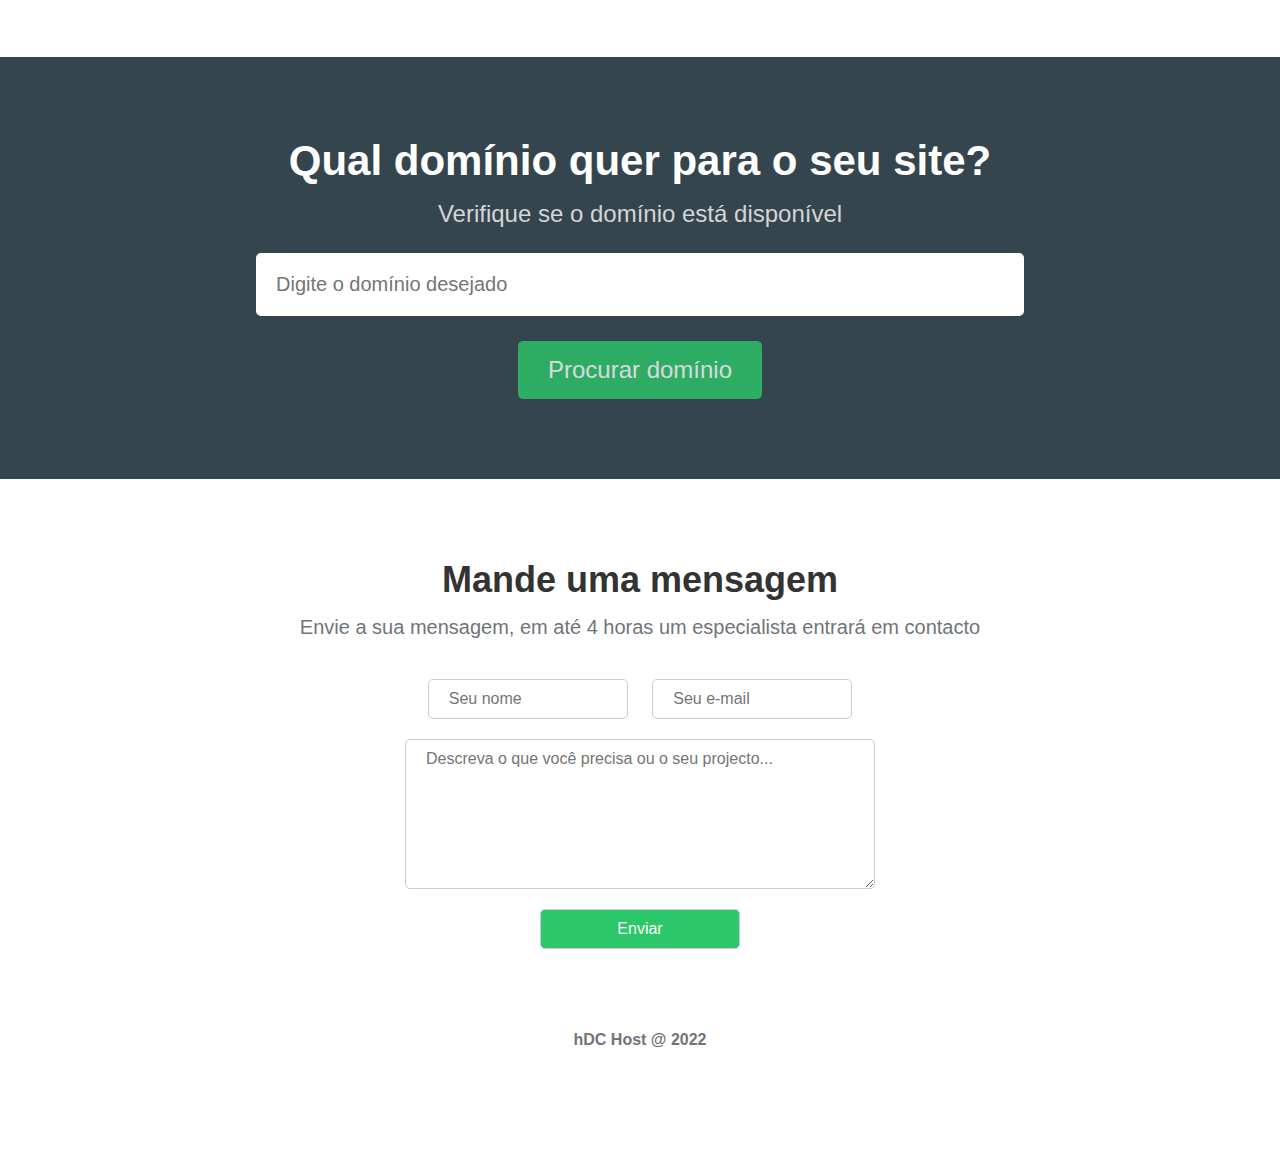
<file: HDC Host/hdc.html>
<!DOCTYPE html>
<html lang="en">
<head>
    <meta charset="UTF-8">
    <meta http-equiv="X-UA-Compatible" content="IE=edge" />
    <meta name="viewport" content="width=device-width, initial-scale=1.0" />
    <title>hDC Host</title>
   
    <!--Icons-->
    <link rel="stylesheet" 
    href="https://cdnjs.cloudflare.com/ajax/libs/font-awesome/6.7.2/css/all.min.css" 
    integrity="sha512-Evv84Mr4kqVGRNSgIGL/F/aIDqQb7xQ2vcrdIwxfjThSH8CSR7PBEakCr51Ck+w+/U6swU2Im1vVX0SVk9ABhg==" 
    crossorigin="anonymous" 
    referrerpolicy="no-referrer" />
    <!--Estilos-->
    <link rel="stylesheet" href="CSS/syle.css">
</head>
<body>
    <div class="container">
        <div class="navbar-container">
            <nav>
                <a href="#">
                     <img src="Image/hdchostlogo.png" alt="HDC Host" class="logo" />
                </a> 
                <ul class="navbar-items">
                    <li><a href="#">Home</a></li>
                    <li><a href="#">Preços</a></li>
                    <li><a href="#">Contacto</a></li>
                    <li><a href="#" class="default-btn">Entrar</a></li>
                </ul>              
            </nav>
        </div>
        <main>
            <div class="main-banner">
                <h1>hDC Host</h1>
                <p>Os melhores serviços para projectos de todos os tamanhos!</p>
            </div>
       
       <section class="service-container">
        <ul>
            <li>
                <i class="fas fa-shield-alt"></i>
                <h3>Segurança</h3>
                <p>Lorem ipsum dolor sit amet consectetur adipisicing elit. Quis provident 
                    architecto nam similique alias perspiciatis consequatur debitis 
                    obcaecati quisquam. Eos alias cum corrupti odit laudantium, ut eum 
                    repudiandae expedita minima.</p>
            </li>
            <li>
                <i class="fas fa-rocket"></i>
                <h3>Performance</h3>
                <p>Lorem ipsum dolor sit amet consectetur adipisicing elit. Quis provident 
                    architecto nam similique alias perspiciatis consequatur debitis 
                    obcaecati quisquam. Eos alias cum corrupti odit laudantium, ut eum 
                    repudiandae expedita minima.</p>
            </li>
            <li>
                <i class="fas fa-comments"></i>
                <h3>Suporte 24/7</h3>
                <p>Lorem ipsum dolor sit amet consectetur adipisicing elit. Quis provident 
                    architecto nam similique alias perspiciatis consequatur debitis 
                    obcaecati quisquam. Eos alias cum corrupti odit laudantium, ut eum 
                    repudiandae expedita minima.</p>
            </li>
        </ul>
     </section>
     <section class="preço">
        <h2>Planos e Preços</h2>
        <p>Seleccione o plano que atende as suas necessidades</p>
        <div class="plans-container">
            <div class="plano">
                <ul>
                    <li class="price">$5/mês</li>
                    <li class="plan-name">Básico</li>
                    <li>2GB de espaço</li>
                    <li>1 Subdomínio</li>
                    <li>25 contas de e-mail</li>
                    <li>C-panel</li>
                    <li>Suporte 24/7</li>
                    <li class="plan-btn">Saber mais</li>
                </ul>
            </div>
            <div class="plano">
                <ul>
                    <li class="price recommended">$10/mês</li>
                    <li class="plan-name">Dedicado</li>
                    <li>5GB de espaço</li>
                    <li>5 Subdomínios</li>
                    <li>50 contas de e-mail</li>
                    <li>C-panel</li>
                    <li>Suporte 24/7</li>
                    <li class="plan-btn recommended">Saber mais</li>
                </ul>
            </div>
            <div class="plano">
                <ul>
                    <li class="price">$15/mês</li>
                    <li class="plan-name">Dedicado Plus</li>
                    <li>10GB de espaço</li>
                    <li>10 Subdomínios</li>
                    <li>100 contas de e-mail</li>
                    <li>C-panel</li>
                    <li>Suporte 24/7</li>
                    <li class="plan-btn">Saber mais</li>
                </ul>
            </div>
            <div class="plano">
                <ul>
                    <li class="price">$30/mês</li>
                    <li class="plan-name">Cloud</li>
                    <li>20GB de espaço</li>
                    <li>20 Subdomínios</li>
                    <li>200 contas de e-mail</li>
                    <li>C-panel</li>
                    <li>Suporte 24/7</li>
                    <li class="plan-btn">Saber mais</li>
                </ul>
            </div>
        </div>
     </section>
     <section class="searchdomain-container">
            <h2>Qual domínio quer para o seu site?</h2>
            <p>Verifique se o domínio está disponível</p>
            <form>
                <input type="text" name="domain" id="domain" placeholder="Digite o domínio desejado" />
                <input type="submit" value="Procurar domínio">
            </form>
     </section>
     <!--Contact container-->
     <section class="contact-container">
        <h2>Mande uma mensagem</h2>
        <p>Envie a sua mensagem, em até 4 horas um especialista entrará em contacto</p>
        <form>
            <input type="text" name="name" id="name" placeholder="Seu nome">
            <input type="email" name="email" id="email" placeholder="Seu e-mail">
            <textarea name="message" id="message" placeholder="Descreva o que você precisa ou o seu projecto..."
            ></textarea>
            <input type="submit" value="Enviar">
        </form> 
     </section>
    </main>
    <footer>
        <p>hDC Host @ 2022</p>
    </footer>
    </div>
</body>
</html>
</file>
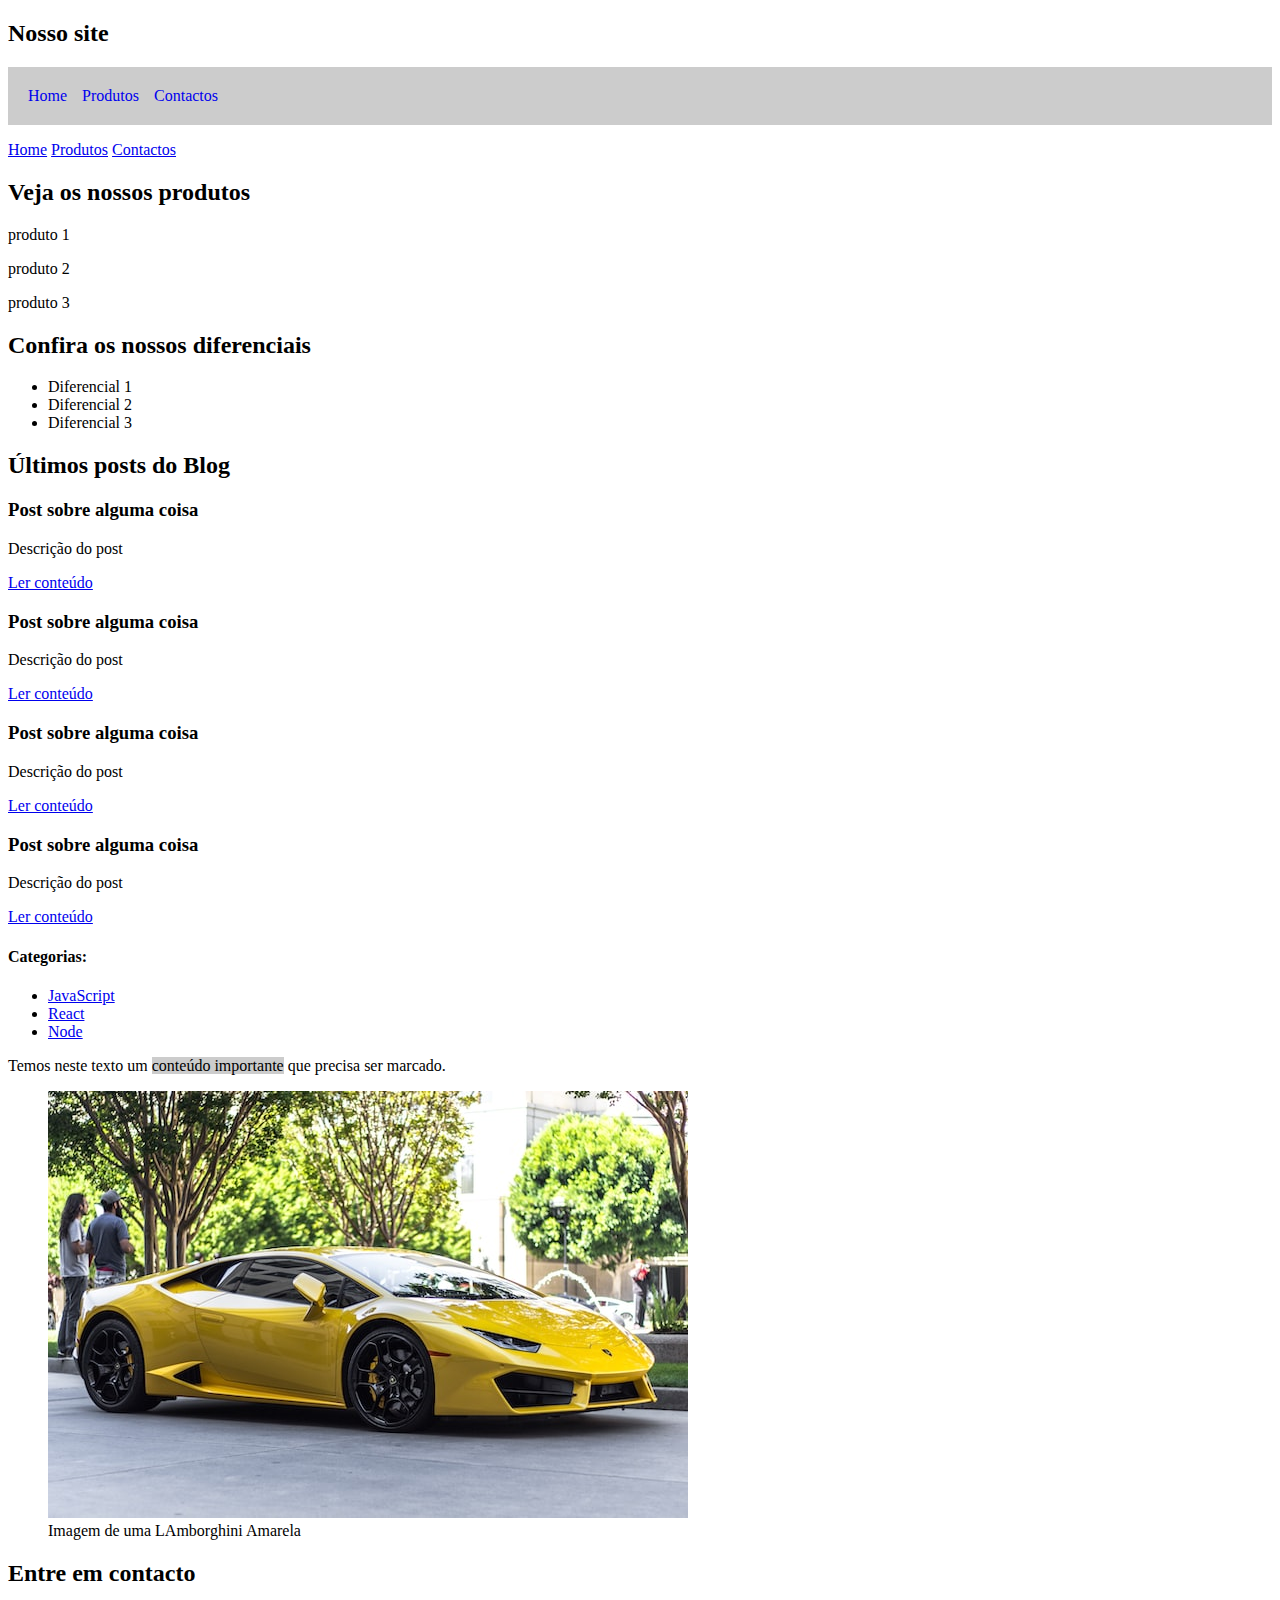
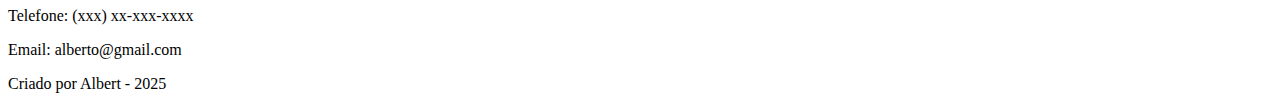
<file: HTML SEMÂNTICO/sema.html>
<!DOCTYPE html>
<html lang="en">
<head>
    <meta charset="UTF-8">
    <meta http-equiv="X-UA-Compatible" content="IE=edge">
    <meta name="viewport" content="width=device-width, initial-scale=1.0">
    <title>HTML SEMÂNTICO</title>
    <link rel="stylesheet" href="CSS/style.css">
     

</head>
<body>
    <!--Main-->
    <main>
    <!--Header-->
    <header>
        <h2>Nosso site</h2>
        <ul>
            <li><a href="#">Home</a></li>
            <li><a href="#">Produtos</a></li>
            <li><a href="#">Contactos</a></li>
            
        </ul>
    </header>
    <!--Nav-->
    <nav>
        <a href="#">Home</a>
        <a href="#">Produtos</a>
         <a href="#">Contactos</a>
    </nav>
    <!--Section-->
    <section>
        <h2>Veja os nossos produtos</h2>
        <p>produto 1</p>
        <p>produto 2</p>
        <p>produto 3</p>
    </section>
    <section>
        <h2>Confira os nossos diferenciais</h2>
        <ul>
            <li>Diferencial 1</li>
            <li>Diferencial 2</li>
            <li>Diferencial 3</li>
        </ul>
    </section>
    </main>
    <!--Article-->
    <section>
        <h2>Últimos posts do Blog</h2>
    <article>
        <h3>Post sobre alguma coisa</h3>
        <p>Descrição do post</p>
        <a href="#">Ler conteúdo</a>
    </article>
    
    <article>
        <h3>Post sobre alguma coisa</h3>
        <p>Descrição do post</p>
        <a href="#">Ler conteúdo</a>
    </article>
    
    <article>
        <h3>Post sobre alguma coisa</h3>
        <p>Descrição do post</p>
        <a href="#">Ler conteúdo</a>
    </article>
    
    <article>
        <h3>Post sobre alguma coisa</h3>
        <p>Descrição do post</p>
        <a href="#">Ler conteúdo</a>
    </article>
    
</section>
<!--Aside-->
<aside>
    <h4>Categorias:</h4>
    <ul>
        <li><a href="#">JavaScript</a></li>
        <li><a href="#">React</a></li>
        <li><a href="#">Node</a></li>
    </ul>
</aside>
<!--MArk-->
<p>Temos neste texto um <mark>conteúdo importante</mark> que precisa ser marcado.</p>
<!--Figure-->
<figure>
    <img src="img/lambo.jpg" alt="Uma lamborghini">
    <figcaption>Imagem de uma LAmborghini Amarela</figcaption>
</figure>

<!--Footer-->
<footer>
    <div>
        <h2>Entre em contacto</h2>
        <p>Telefone: (xxx) xx-xxx-xxxx</p>
        <p>Email: alberto@gmail.com</p>
    </div>
    <p>Criado por Albert - 2025</p>
</footer>

</body>
</html>
</file>
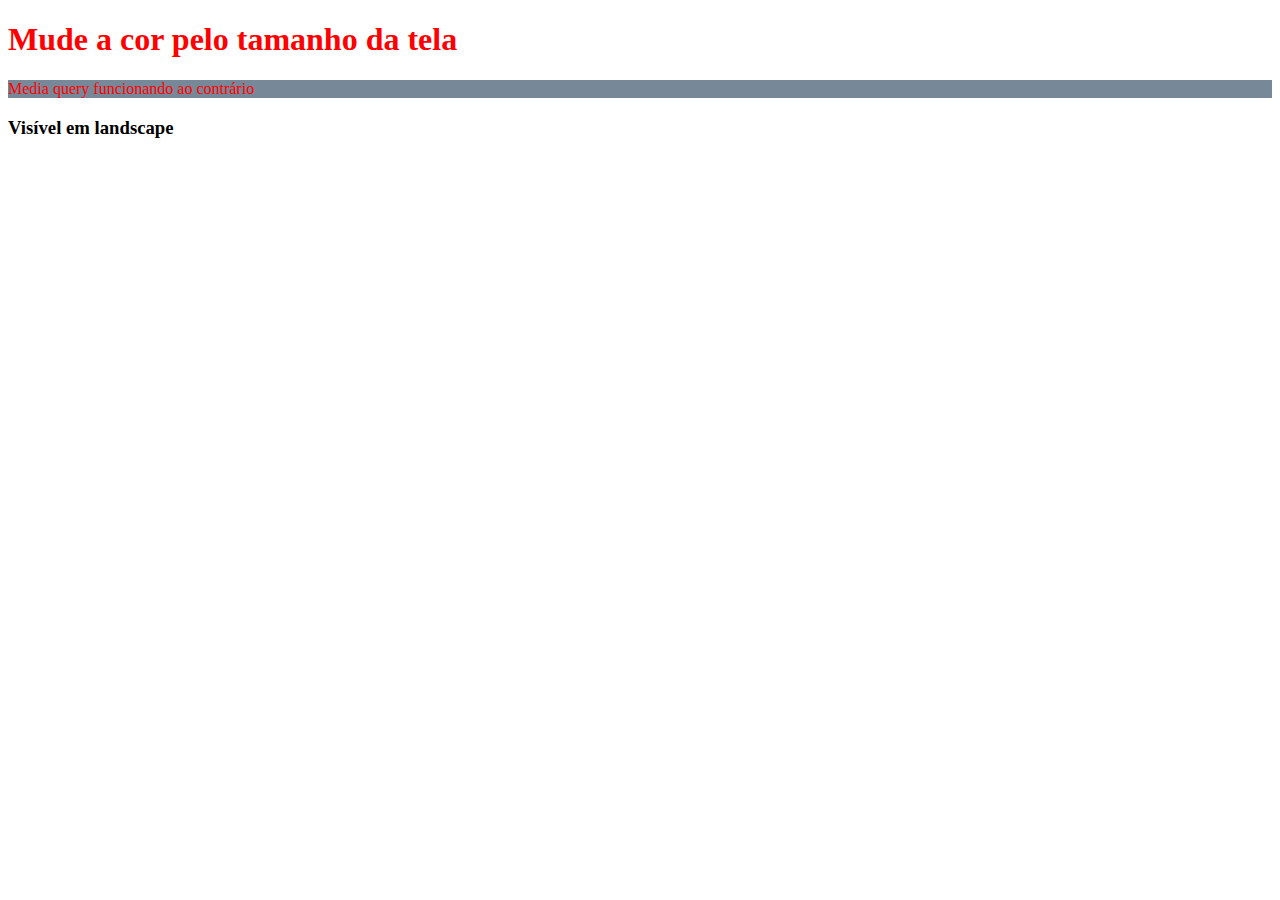
<file: Responsividade/responsividade.html>
<!DOCTYPE html>
<html lang="en">
<head>
    <meta charset="UTF-8">
    <meta name="viewport" content="width=device-width, initial-scale=1.0">
    <!--Meta tag de responsividade-->
    <meta name="viewport" content="width=device-width, initial-scale=1.0" />
    <title>Responsividade</title>
    <link rel="stylesheet" href="CSS/style.css">
</head>
<body>
    <!--Media query-->
    <h1>Mude a cor pelo tamanho da tela</h1>
    <!--min-width-->
    <p>Media query funcionando ao contrário</p>
    <!--Breakpoints mais utilizados-->
    <!--Landscape-->
    <h3>Visível em landscape</h3>    
</body>
</html>
</file>
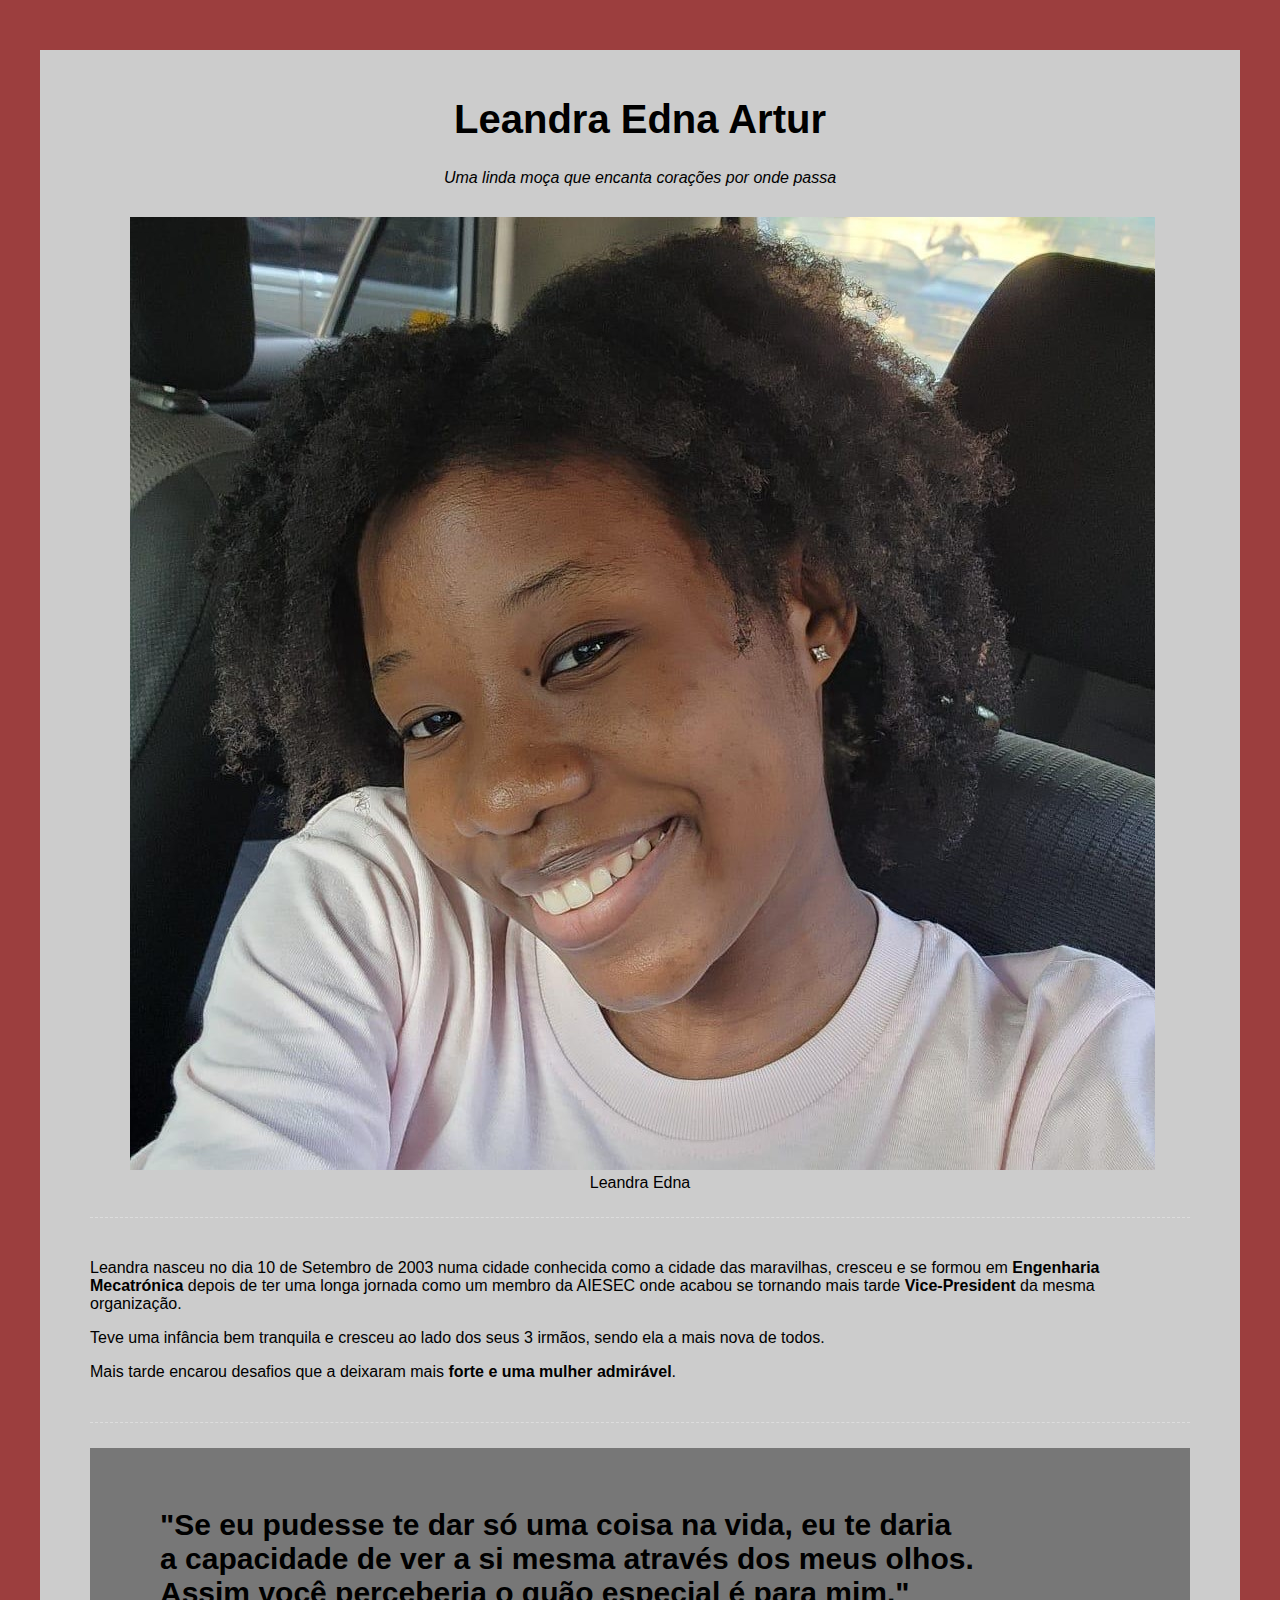
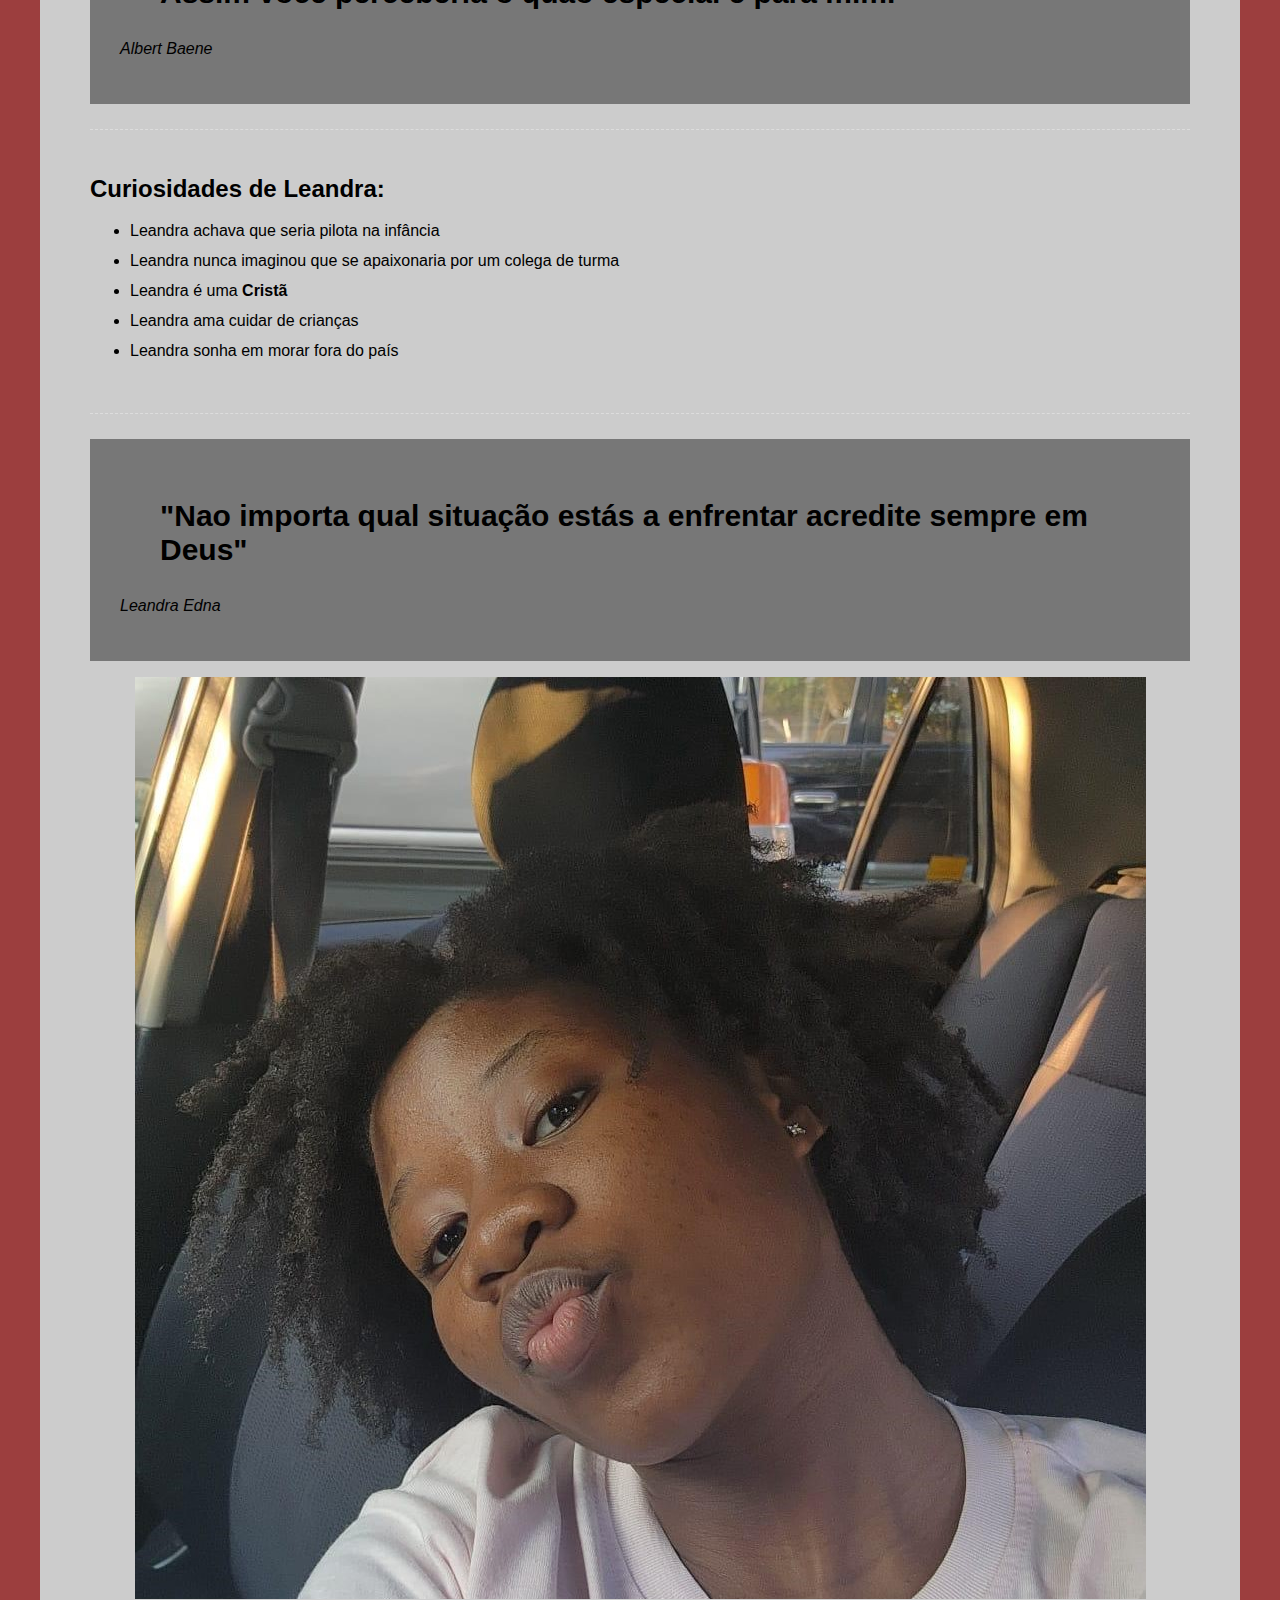
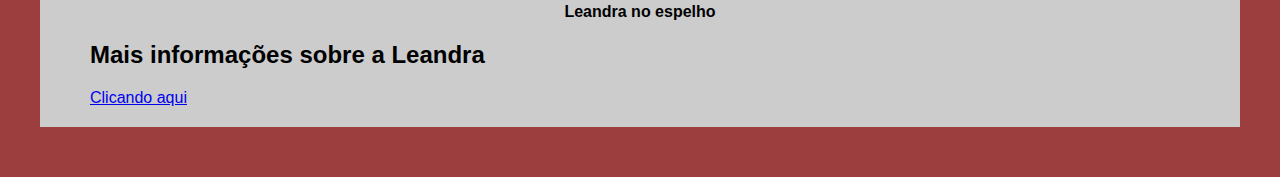
<file: TRIBUTO/pro.html>
<!DOCTYPE html>
<html lang="en">
<head>
    <meta charset="UTF-8">
    <meta name="viewport" content="width=device-width, initial-scale=1.0">
    <title>The Ant Baby</title>
    <link rel="stylesheet" href="CSS/pro.css">
</head>
<body>
    <div class="container">
        <!--Header-->
        <div class="header">
            <h1 class="main-para">Leandra Edna Artur</h1>
            <p class="p1">Uma linda moça que encanta corações por onde passa</p>
        </div>
        <!--Imagem de destaque-->
        <div class="img-destaque">
            <figure>
                <img src="IMG/ume.jpg" alt="Leandra no carro sentada">
                <figcaption>Leandra Edna</figcaption>
            </figure>
            
        </div>
        <!--Biografia -->
        <div class="biography">
            <p>
            Leandra nasceu no dia 10 de Setembro de 2003 numa cidade conhecida como a cidade das maravilhas,
            cresceu e se formou em <span class="bold">Engenharia Mecatrónica</span> depois de ter uma longa jornada 
            como um membro da AIESEC
            onde acabou se tornando mais tarde <span class="bold">Vice-President</span> da mesma organização.
        </p>
        <p>
            Teve uma infância bem tranquila e cresceu ao lado dos seus 3 irmãos, sendo ela a mais nova de todos.
        </p>
        <p>
            Mais tarde encarou desafios que a deixaram mais <span class="bold">forte e uma mulher admirável</span>.
        </p>
        </div>
        <!--Container de citacao-->
        <div class="citacao1">
            <blockquote>
                "Se eu pudesse te dar só uma coisa na vida,
                eu te daria <br> a capacidade de ver a si mesma 
                através dos meus olhos. <br> Assim você perceberia 
                o quão especial é para mim."
            </blockquote>
            <p>Albert Baene</p>
        </div>
         <!--Curiosidades-->
         <div class="curiosity">
            <h2>Curiosidades de Leandra:</h2>
            <ul>
                <li>Leandra achava que seria pilota na infância</li>
                <li>Leandra nunca imaginou que se apaixonaria por um colega de turma</li>
                <li>Leandra é uma <span class="bold">Cristã</span></li>
                <li>Leandra ama cuidar de crianças</li>
                <li>Leandra sonha em morar fora do país</li>
            </ul>
         </div>
         <!--Segunda citacao--> 
         <div class="citacao1">
            <blockquote>
                "Nao importa qual situação estás a enfrentar
                acredite sempre em Deus"
            </blockquote>
            <p>Leandra Edna</p>
         </div>
         <!--Segunda imagem-->
         <div class="segunda-img">
            <figure>
                <img src="IMG/treseee.jpg" alt="Leandra no espelho">
                <figcaption>Leandra no espelho</figcaption>
            </figure>
         </div>
          <!--Mais informacoes-->
        <div class="moreinfo">
            <h2>Mais informações sobre a Leandra</h2> <a href="https://pt.wikipedia.org/wiki/The_Offspring"
            >Clicando aqui</a>
        </div>
    </div>
</body>
</html>
</file>
<file: css/style.css>
#sentido {
    color: red;
    padding-bottom: 10px;
    text-align: center;
}

.opacity {
    background-color: aqua;
    opacity: .2;
    text-align: center;
    font-size: 100px;
}

.opacity-rgba {
    background-color: rgba(90, 120, 20, .2);
    color: #000;
    font-size: 100px;
}

.bgimage {
    background-image: url(../Imagem/one.png);
    color: red;
    padding: 10px;
    background-position: center;
}

.not, 
.central {
    height: 400px;
    width: 400px;
    background-image: url(../Imagem/one.png);
}

.central {
    background-position: center;
    background-size: cover;
}

.height-width {
    height: 200px;
    width: 100px;
    background-color: green;
}

.height-width-2 {
    height: 300px;
    background-color: #333;

}

.wo-padding,
.padding {
    background-color: #111;
    color: #fff;
}

.padding {
    padding: 20px;

}

.padding-individual {
    background-color: #222;
    color: #fff;
    padding-top: 5px;
    padding-left: 10px;
    padding-right: 20px;
    padding-bottom: 40px;
    font-size: 50px;
}

.short {
    background-color: aqua;
    font-size: 50px;
    color: red;
    padding: 70px 6px 7px 8px;
}

.wo-border-box {
    background-color: #444;
    color: #fff;
    width: 400px;
    padding: 50px; 
    font-size: 30px;
}

.border-box {
    background-color: #777;
    color: #fff;
    width: 400px;
    padding: 50px; 
    font-size: 30px;
    box-sizing: border-box;
}

.borda1 {
    border: 5px solid green;
    padding: 10px;
}

.borda2 {
    border: 2px dotted #932;
    padding: 10px;
}

.borda-individual-esquerda {
    border-left: 3px solid red;
    background-color: #222;
    padding: 25px;
    color: white;
    font-size: 30px;
}

.borda-individual-baixo {
    border-bottom: 5px double aqua;
    background-color: #777;
    padding: 30px;
    font-size: 30px;
}

.rounded-p {
    border: 4px solid blue;
    background-color: #000;
    color: blue;
    padding: 15px;
    border-radius: 15px;
}

.rounded-pp {
   
    background-color: #000;
    color: blue;
    padding: 15px;
    border-radius: 25px;
}

.margin {
    margin: 10px;
    background-color: #222;
}

.margin-top {
    margin-top: 50px;
    background-color: #444;
    padding: 10px;

}

.margin-shorthand {
    background-color: #777;
    margin: 5px 10px 15px 20px;
}

.box-model {

    margin: 20px;
    padding: 15px 25px;
    border: 3px solid #845;
    border-radius: 7px;
    width: 200px;
    height: 100px;
}

.text-align {
    text-align: right;
    font-size: 30px;
}

.container-text {
    text-align: center;
    width: 300px;
    border: 1px solid green;
}

.underline {
    text-decoration: underline;
}

.line-trough {
    text-decoration: line-through;
}

.remove-underline {
    text-decoration: none;
    color: red;
}

.upper {
    text-transform: uppercase;
}

.lower {
    text-transform: lowercase;
}
.letterspace {
    letter-spacing: 5px;
}

.serif {
    font-family: georgia;
}

.sans-serif {
    font-family: helvetica;
}

.monospace {
    font-family: 'Courier New';
}

.cursive {
    font-family: cursive;
}
.fantasy {
    font-family: fantasy;
}

.italic {
    font-style: italic;
}
.oblique {
    font-style: oblique;
}

.bold, .thin, .font-weight {
    font-family: helvetica;
} 
.font-weight {
    font-weight: 900;
}
.thin {
    font-weight: 100;
}
.bold {
    font-weight: 600;
}

.texto {
    padding: 15px;
    border: 3px solid red;
    height: 100px;
    width: 300px;
}

.relative-container {
    width: 300px;
    height: 300px;
    border: 1px solid red;
    margin-top: 120px;
}

.fixed {
    width: 100px;
    height: 100px;
    background-color: #851;
    border: 1px solid aqua;
    position: fixed;
    top: 50px;
    right: 100px;
}

.sticky {
    width: 100px;
    height: 100px;
    background-color: #994;
    border: 1px solid green;
    position: sticky;
    top: 10px;
    
}


.absolute1, 
.absolute2, 
.absolute3 {
    width: 50px;
    height: 50px;
    background-color: #422;
    position: absolute;
}


.absolute1 {
    top: 0;
    left: 0;
    z-index: 3;
}

.absolute2 {
    top: 10px;
    left: 10px;
    background-color: #246;
    z-index: 2;
}

.absolute3 {
    top: 40px;
    left: 40px;
    background-color: #453;
    z-index: 1;
}
</file>
<file: Flexbox/CSS/style.css>
body {
    padding-bottom: 500px;
}
.flex {
    display: flex;
    background-color: #ddd;
    margin-bottom: 20px;
}

/*flex column*/
.flex-column {
    display: flex;
    flex-direction: column;
    background-color: #ccc;
    margin-bottom: 20px;

}

.flex-wrap {
    display: flex;
    margin-bottom: 20px;
    flex-wrap: wrap;
}

.box {
    height: 40px;
    width: 33%;
    border: 1px solid red;
}
/*justify center*/
.center,
.space-around,
.space-between,
.end {
    display: flex;
    margin-bottom: 20px;
    
}
.center .box,
.space-around .box,
.space-between .box,
.end .box {
    width: 50px;
}

.center {
    justify-content: center;
}
.space-around {
    justify-content: space-around;
}

.space-between {
    justify-content: space-between;
}
.end {
    justify-content: end;
}
/*align items*/
.align-center,
.flex-end,
.stretch {
    display: flex;
    margin-bottom: 20px;
    height: 200px;
    border: 1px solid green;
    
}
.align-center .box,
.flex-end .box,
.stretch .box
 {
    width: 50px;
}

.align-center {
    align-items: center;
    justify-content: center;
}
.flex-end {
    align-items: flex-end;
    justify-content: center;
}
.stretch {
    align-items: stretch;
}

.stretch .box {
    height: auto;
}

/*gap*/
.gap {
    display: flex;
    flex-wrap: wrap;
    justify-content: center;
    border: 1px solid blue;
    gap: 10px;
}

.gap .box {
  width: 32%;  
}

.order {
    display: flex;
    margin-top: 25px;
}
#one {
    order: 1;
}
#two {
    order: 2;
}
#three {
    order: 3;
}
.grow {
    display: flex;
}

.grow .box {
    flex: 1;
}

.grow .big {
    flex: 2;
}
.basis {
    display: flex;
}
.basis .box {
    flex-basis: 20px;
}

.basis .big {
    flex-grow: 1;
}

.shrink {
    display: flex;
}
.shrink .box {
    flex-grow: 1;
    flex-shrink: 1;
    flex-basis: 250px;
    width: auto;
}

.shrink .small {
    flex-shrink: 2;
}

.shorthand {
    display: flex;
}

.shorthand .box {
    width: auto;
    flex: 1 1 50px;
}

.shorthand .different {
    flex: 3 1 400px;
}

.auto-alignment {
    height: 300px;
    display: flex;
    align-items: flex-end;
    border: 1px solid purple;
}

.auto-alignment .different {
    align-self: center;
}
</file>
<file: TRIBUTO/CSS/style.css>
html {
  font-family: Helvetica; 
  background-color: #ddd; 
}

.container {
    max-width: 1100px;
    background-color: #fff;
    position: relative;
    margin: 50px auto;
    padding: 20px 50px;
}

.bold {
    font-weight: bold;
}

/* Header */

.header {
    text-align: center;
}

.main-title {
    font-size: 40px;
}

.main-paragraph {
    font-style: italic;
}

/* Imagem de destaque */
.featured-image {
    text-align: center;
    margin-top: 30px;
}

/* Biografia */
.biography-container {
    padding: 25px 0;
    margin: 25px 0;
    border-top: 1px dashed #ddd;
    border-bottom: 1px dashed #ddd;
}

/* Quotes */
.quotes-container {
    background-color: #ddd;
    padding: 30px;
}
.quotes-container blockquote {
    font-weight: bold;
    font-size: 30px;
}

.quotes-container p {
    font-style: italic;
}

/* Curiosidades */
.curiosidades-container {
    padding: 25px 0;
    margin: 25px 0;
    border-top: 1px dashed #ddd;
    border-bottom: 1px dashed #ddd;
}

.curiosidades-container li {
    height: 30px;
}

/*Imagem bold*/
.img-bold {
    font-weight: bold;
    text-align: center;
}
</file>
<file: Blog Semântico/css/style.css>
* {
    margin: 0;
    padding: 0;
    font-family: Georgia;

}

ul {
    list-style: none;
}

a {
    text-decoration: none;
    color: #444;
    transition: .4s;

}
a:hover {
    color: #31a1f7;
}


/*Navbar*/
#navbar {
    padding: 1.5rem 2.5rem;
    border-bottom: 2px solid #ddd;
} 

#navbar-inner {
    display: flex;
    justify-content: space-between;
    align-items: center;
    max-width: 1200px;
    margin: 0 auto;

}

#navlinks {
    display: flex;
    gap: 1rem;
}

/* Conteúdo principal */
.container {
    max-width: 1200px;
    margin: 0 auto;
    display: flex;
    gap: 3rem;
    padding: 2rem 2.5rem;
}
#posts-container {
    flex: 3 1 0;

}
.post {
    margin-bottom: 2.5rem;
}

.post img {
    width: 100%;
    margin-bottom: 1rem;
}

.title,
.description,
.author {
    margin-bottom: 1rem;
}
.title {
    font-size: 2rem;
}

.author {
    color: #333;
    font-weight: bold;
}

/* barra lateral */
#sidebar {
    flex: 1 1 0;
} 

#search-bar,
#categories,
#tags {
    padding: 1.5rem;
    border: 1px solid #ddd;
    margin-bottom: 1rem;
}

#search-bar h4,
#categories h4,
#tags h4 {
    margin-bottom: 1.5rem;
    font-size: 1.6rem;
}

#search-bar form {
    display: flex;
}

#search-bar input {
    padding: 0.5rem 1rem;
    border: 1px solid #ddd;
}

#search-bar input[type="submit"] {
    cursor: pointer;
    background-color: #31a1f7;
    color: #fff;
    border: none;
}

#categories li {
    margin-bottom: 1rem;
}
#tags-container {
    display: flex;
    flex-wrap: wrap;
    gap: .5rem;
}

#tags-container a {
    background-color: #ddd;
    padding: .5rem .7rem;
    border-radius: .3rem;
}

#footer {
    border-top: 2px solid #ddd;
    padding: 3rem;
    text-align: center;
} 

#footer h2,
#footer p {
    margin-bottom: 1rem;
}

/* Responsivo */
@media (max-width: 450px) {
    .container {
        flex-wrap: wrap;
    }
}
</file>
<file: Clone facebook/css/face.css>
* {
    font-family: Helvetica;
    margin: 0;
    padding: 0;
    box-sizing: border-box;
}

body {
    background-color: #f0f2f5;
}

.principal {
    display: flex;
    margin: 200px auto;
}
.logo-face .text {
    font-family: 'Segoe UI';
    font-size: 60px;
    font-weight: bold;
    color: #1877f2;
}

.logo-face,
.form-face {
    width: 50% auto;
}
.form-face {
    text-align: center;
    justify-content: center;
    margin-top: -20px;
    margin-left: 90px;
    background-color: #fff;
    border: 1px solid #dbdbdb;
    border-radius: 7px;
    box-shadow: 0 2px 10px rgba(0, 0, 0, 0.1);
    width: 450px;
    
   
}
.logo-face {
    margin-left: 250px;
}

.logo-face p {
    font-size: 30px;
    margin-top: 10px;
}
.login {
    margin: 20px;
}

.login input {
    display: block;
    font-size: 18px;
    padding: 12px 9px;
    background-color: #fafafa;
    border: 1px solid #dbdbdb;
    border-radius: 6px;
    width: 400px;
    margin: 13px auto;
  
}

.login input[type="submit"] {
    background-color: #1877f2;
    font-weight: bold;
    color: white;
    font-size: 19px;
}

.login input[type="submit"]:hover {
    background-color: #166fe5;
}

.forgot-pass a {
    text-decoration: none;
   
}

.linha  {
    border-bottom: 1px solid #dbdbdb;
    margin-top: 20px;
    width: 400px;
    margin: 25px auto 35px;
}

.botao input[type="submit"] {
    background-color: #42b72a;
    font-weight: bold;
    color: white;
    font-size: 19px;
    border-radius: 6px;
    width: 170px;
    margin-bottom: 20px;
    
}

.botao input[type="submit"]:hover {
    background-color: #36a420;
}

.message {
    margin-left: 853px;
    margin-top: -167px;
    margin-bottom: 220px;
}
.message span {
    font-weight: bold;
}

.footer {
    background-color: #fff;
    padding: 20px;
    font-family: Arial, sens-serif;
    font-size: 14px;
    color: #737373;
    border-top: 1px solid #dddfe2;
   
}


.footer .pj {
    text-align: center;
   
}

.footer-links ul {
    list-style: none;
    padding: 0;
    display: flex;
    flex-wrap: wrap;
    text-align: center;
    width: 1000px;
    
}

.footer .sl {
    border-bottom: 1px solid #737373;
    margin-bottom: 30px;
    width: 1000px;
    margin: 0 auto;
}

.footer-links ul li {
    margin-right: 15px;
    margin-bottom: 10px;
}

.footer-links .sl {
    border-bottom: 1px solid #737373;
}

.footer-links ul li a {
    text-decoration: none;
    color: #737373;
}

.footer-links ul li a:hover {
    text-decoration: underline;
}

.footer-copyright {
    margin-top: 20px;
    font-size: 12px;
    text-align: center;
}
.sepa span {
    border-bottom: 1px solid #737373;
}
</file>
<file: Clone Instagram/CSS/Instyle.css>
* {
    margin: 0;
    padding: 0;
    box-sizing: border-box;
    font-family: Helvetica;
}

body {
    background-color: #fafafa;
}
/*container*/
#main-container {
    display: flex;
    margin-top: 30px;

}

#banner-container,
#form-container {
    flex: 1 1 0;
    width: 50%;
}
#banner-container {
    text-align: right;
}
#banner-container img {
    width: 100%;
    margin-right: 15px;
    margin-top: 25px;
    max-width: 380px;
} 
#form-container {
    text-align: center;
}

/*LOGIN FORM*/
#form-box {
    background-color: #fff;
    border: 1px solid #dbdbdb;
    width: 350px;
    margin-top: 30px;
}
#logo-insta {
    width: 175px;
    height: 51px;
    margin: 30px auto 12px;
}

#login-form {
    margin: 20px;
}

#login-form input {
    display: block;
    font-size: 12px;
    padding: 12px 9px;
    background-color: #fafafa;
    border: 1px solid #dbdbdb;
    border-radius: 3px;
    width: 268px;
    margin: 5px auto;

}
#login-form input[type="submit"] {
    background-color: #b2dffc;
    color: #fff;
    margin-top: 15px;
    border-radius: 5px;
    height: 30px;
    font-size: 13px;
    padding: 0;
    font-weight: bold;
}

/*Separator */
.separator {
    position: relative;
}
.line {
    border-top: 1px solid #dbdbdb;
    width: 268px;
    margin: 25px auto 35px;
}

.separator span {
    position: absolute;
    text-transform: uppercase;
    color: #bbb;
    background-color: #fff;
    top: -6px;
    width: 50px;
    margin-left: -25px;
    font-size: 14px;
}

/*Facebook Login */
#facebook-login {
    margin-bottom: 25px;
}
#facebook-login a {
    text-decoration: none;
    color: #385185;
    display: flex;
    align-items: center;
    justify-content: center;
}
#facebook-login img {
    width: 16px;
    height: 16px;
    margin-right: 8px;
}
#facebook-login span {
    font-weight: bold;
    font-size: 13px;
    margin-top: 1px;
}
 
/*FOGOT PASS */
#forgot-pass {
    margin-bottom: 20px;
    font-size: 12px;
}
#forgot-pass a {
    text-decoration: none;
    color: #373799;
}

/* REGISTER */
#register-container {
    background-color: #fff;
    border: 1px solid #dbdbdb;
    width: 350px;
    margin-top: 10px;
    padding: 25px;
}

#register-container p {
    font-size: 14px;
    color: #262626;
}

#register-container a {
    color: #4a95f6;
    font-weight: bold;
    text-decoration: none;
}

/* GEt app */ 
#get-app-container {
    text-align: center;
    width: 350px;
}

#get-app-container p {
    margin: 20px 0;
    font-size: 13px;
}

#get-app-container a {
    text-decoration: none;
}

#get-app-container img {
    width: 136px;
    height: 40px;

}

/*FOOTER*/
footer {
    text-align: left;
    width: 1000px;
    margin: 50px auto;
    display: flex;
    flex-direction: column;
    justify-content: center;
    align-items: center;
}

footer #footer-links {
    display: flex;
    list-style: none;
}

#footer-links li {
    margin-right: 10px;
}

#footer-links a,
#copyright {
    text-decoration: none;
    color: #8e8e8e;
    font-size: 12px;
}
#copyright {
    margin-top: 10px;
}

/* MOBILE*/ 
@media (max-width: 450px) {
    body {
        background-color: #fff;

    }

    #banner-container {
        display: none;
    }

    #main-container,
    #form-container {
        margin-top: 0;
    }

    #form-container,
    #form-box,
    #register-container,
    #get-app-container {
        width: 100%;
        border: none;
    }

    footer {
        width: 90%;
    }

    #footer-links {
        flex-wrap: wrap;
        justify-content: center;
    }
    #footer-links {
        margin-bottom: 10px;
    }

}
</file>
<file: FORM PROJECT/CSS/prática.css>
* {
    font-family: Arial, Helvetica, sans-serif;
    margin: 0;
    padding: 0;

}

body {
    background-color:  #622db8;
    
}

.cabeca {
    background-color: #fdfd;
    height: 300px;
    padding: 20px;
    color: black;
}
</file>
<file: Formulário/style.css>
body {
    padding-bottom: 500px;
}
div {
    margin-bottom: 10px;
}

div input,
label {
    display: block;
}

.radio label,
.radio input,
.radio span {
    display: inline-block;
}
</file>
<file: HDC Host/CSS/syle.css>
/*Geral*/
* {
    margin: 0;
    padding: 0;
    font-family: Helvetica;
    box-sizing: border-box;
}
h1, h2, h3 {
    color: #333;
}
p {
    color: #70747a;
}
/*Navbar*/
.navbar-container {
    width: 100%;
    height: 80px;
    background-color: #232a31;
    padding: 0 2rem;
}

nav {
    position: relative;
}

.logo {
    width: 50px;
    margin-top: 15px;
}
.navbar-items {
    position: absolute;
    right: 0;
    height: 80px;
    line-height: 80px;
    margin: 0;
    display: inline-block;
}
.navbar-items li {
    display: inline-block;
    text-transform: uppercase;
    margin-left: 25px;
}
.navbar-items a {
    color: #fff;
    text-decoration: none;
    transition: .5s;
}

.navbar-items a:hover {
    color: #ccc;
}
.default-btn {
    padding: 15px 20px;
    background-color: #2cc76a;
    border-radius: 5px;
}

.navbar-items .default-btn:hover {
    background-color: #22bb5f;
    color: #fff;
}

/*main banner*/
.main-banner {
    background-image: url("../Image/mainbanner.png");
    background-size: cover;
    background-position: center;
    padding: 10rem 0;
}

.main-banner h1,
.main-banner p {
    color: #fff;
    text-align: center;
    font-weight: bold;
    text-shadow: #000 3px 2px 3px;
}
.main-banner h1 {
    font-size: 54px;
}
.main-banner p {
    font-size: 34px;
}
/*Services*/
.service-container {
    padding: 5rem 0;
}
.service-container ul {
    display: flex;
    width: 90%;
    margin: 0 auto;
}
.service-container li {
    flex: 1 1 200px;
    list-style: none;
    text-align: center;
    padding: 20px;
} 
.fas {
    font-size: 60px;
    margin-bottom: 15px;
}

.fa-shield-alt {
    color: #2cc76a; 
}
.fa-rocket {
    color: #ef3f29;
}

.fa-comments {
    color: #ef8f29;
}

.service-container h3 {
    margin-bottom: 25px;

}

.service-container p {
    line-height: 24px;
}

/*Prices and plans*/
.preço {
    padding-bottom: 5rem;
    text-align: center;
}
.preço h2 {
    font-size: 36px;
}

.preço p {
    font-size: 20px;
}

.plans-container {
    display: flex;
    justify-content: space-between;
    width: 90%;
    margin: 50px auto 0;
}

.plano {
    flex: 1;
    max-width: 275px;
    margin: 0 20px;
}

.plano ul {
    padding: 0;

}
.plano li {
    list-style: none;
    height: 50px;
    line-height: 50px;
    background-color: #e8e9ea;
    color: #333;
}

.plano .price {
    width: 120px;
    height: 120px;
    border-radius: 50px;
    background-color: #2cc762;
    color: #fff;
    text-align: center;
    line-height: 120px;
    margin: 0 auto -50px;
    font-size: 18px;
    position: relative;

}

.plano .plan-name {
    text-transform: uppercase;
    font-size: 20px;
    font-weight: bold;
    color: #fff;
    background-color: #202b34;
    padding: 50px 0;
}

.plano .plan-btn {
    background-color: #2cc762;
    color: #fff;
    font-size: 24px;
    height: 75px;
    line-height: 75px;
    cursor: pointer;
}

.plano .recommended {
    background-color: #f45c57;
}

/*Search domain*/
.searchdomain-container {
    background-color: #34454e;
    text-align: center;
    padding: 5rem 0;
}

.searchdomain-container h2 {
    color: #fff;
    font-size: 42px;
    margin-bottom: 15px;
}
.searchdomain-container p {
    color: #d5d5d5;
    font-size: 24px;
    margin-bottom: 25px;
}

.searchdomain-container input {
    display: block;
    border: none;
    border-radius: 5px;
    margin: 0 auto;
}

.searchdomain-container input[type="text"] {
    width: 60%;
    padding: 20px;
    font-size: 20px;
    margin-bottom: 25px;
}

.searchdomain-container input[type="submit"] {
    background-color: #2cc76a;
    padding: 15px 30px;
    color: #fff;
    font-size: 24px;
    cursor: pointer;
    opacity: .8;
}
.searchdomain-container input[type="submit"]:hover {
    opacity: 1;
}

/*Contact form*/
.contact-container {
    text-align: center;
    padding: 5rem 0 2rem 0;
}
.contact-container h2 {
    font-size: 36px;
    margin-bottom: 15px;
}

.contact-container p {
    font-size: 20px;
    margin-bottom: 40px;
}

.contact-container input,
.contact-container textarea {
    width: 200px;
    padding: 10px 20px;
    font-size: 16px;
    border-radius: 5px;
    border: 1px solid #ccc;
    margin: 0 10px 20px;
}
.contact-container textarea {
    display: block;
    margin: 0 auto 20px;
    width: 470px;
    height: 150px;
}

.contact-container input[type="submit"] {
    display: block;
    margin: 0 auto;
    background-color: #2cc76a;
    color: #fff;
    cursor: pointer;
}

/*footer*/
footer {
    text-align: center;
    font-weight: bold;
    margin: 50px 0 100px;
}

/*Responsividade*/


/*small laptops 1100px*/
 @media (max-width: 1100px) {
    .plans-container {
        width: 95%;
    }
    .plano {
        margin: 0 5px;
    }
 }

 /*tablets 900px para baixo*/
 @media (max-width: 900px) {
    .main-banner p {
        padding: 0 6rem;
    }
    .searchdomain-container {
        padding: 2rem 4rem;
    }
 }

 /*celular 576px*/
 @media (max-width: 576px) {
    html, body {
        overflow-x: hidden;
    }
    .service-container ul {
        flex-direction: column;
    }
    .navbar-items li {
        font-size: 12px;
        margin-left: 10px;
    }
    .main-banner p {
        padding: 0 2rem;
    }
    .plans-container {
        flex-direction: column;
        width: 100%;
        padding: 0 2rem;
    }
    .plano {
        width: 100%;
        max-width: 100%;
        margin-bottom: 15px;
    }
    .searchdomain-container h2 {
        font-size: 28px;
    }
    .searchdomain-container input[type="text"] {
        width: 100%;
    }
    .contact-container {
        padding: 3rem 2rem;
    }
    .contact-container input, 
    .contact-container textarea {
        width: 100%;
    }
 }
</file>
<file: HTML SEMÂNTICO/CSS/style.css>
header ul {
    display: flex;
    padding: 20px;
    background-color: #ccc;
    list-style: none;
   
}

header ul li {
    margin-right: 15px;
    list-style: none;
    
  
}
header li a {
    text-decoration: none;
}

mark {
    background-color: #ccc;
}
</file>
<file: Responsividade/CSS/style.css>
/*Media query*/
h1 {
    color: red;
}

@media screen and (max-width: 500px) {
    h1 {
        color: blue;
    }
}
/*Min width */
p {
    background-color: red;
    color: black;
}

@media screen and (min-width: 800px) {
    p {   
    background-color: #789;
    color: red;
    }
}

/*Landscape*/
h3 {
    display: none;

}

@media screen and (orientation: landscape) /*and (max-width: 500px)*/ {
    h3 {
        display: block;
    }
}
</file>
<file: TRIBUTO/CSS/pro.css>
html {
    background-color: #9c3e3e;
    font-family: Helvetica;
}

.container {
    max-width: 1100px;
    background-color: #ccc;
    position: relative;
    margin: 50px auto;
    padding: 20px 50px;
}

.bold {
    font-weight: bold;
}

/* Header */

.header {
    text-align: center;
}
.main-para {
    font-size: 40px;
}
.p1 {
    font-style: italic;
}

/* Imagem de destaque */
.img-destaque {
    text-align: center;
    margin-top: 30px;
}
/* Biografia */

.biography {
    padding: 25px 0;
    margin: 25px 0;
    border-top: 1px dashed #ddd;
    border-bottom: 1px dashed #ddd; 
    
}
.citacao1 {
    background-color: #777;
    padding: 30px;
}

.citacao1 p {
    font-style: italic;
}
.citacao1 blockquote {
    font-weight: bold;
    font-size: 30px;
}
.curiosity {
    padding: 25px 0;
    margin: 25px 0;
    border-top: 1px dashed #ddd;
    border-bottom: 1px dashed #ddd;
}

.curiosity li {
    height: 30px;
}

.segunda-img {
    font-weight: bold;
    text-align: center;
}

/*
.vc {
    font-style: italic;
}
    */
</file>
<file: FORM PROJECT/CSS/style.css>
/*reset*/
* {
    margin: 0;
    padding: 0;
    font-family: Arial, Helvetica, sans-serif;
}

body {
    background-color: #f0ebf8;
}

h1, h2, h3, h4, h5, h6 {
    color: #333;
}

p, label {
    color: #444;
}

input {
    border: none;
    border-bottom: 1px solid #ccc;
    padding: 10px 0;
}

input[type="text"],
input[type="number"],
input[type="date"],
input[type="file"],
textarea {
    width: 400px;
}

textarea {
    padding: 10px 5px;
}

/* Page header */
.header {
    height: 160px;
    padding: 20px;
    background-color: #673ab7;
}

.header h3 {
    color: #fff;
    margin-top: 0;
}

/* form container*/
.form-container {
    background-color: #fdfdfd;
    width: 60%;
    margin: 0 auto;
    position: relative;
    top: -62px;
}

/* form header */
.form-header {
    border-bottom: 1px solid #dfdfdf;
    height: 45px;
}

.form-header p {
    color: #673ab7;
    border-bottom: 2px solid #673ab7;
    width: 100px;
    text-align: center;
    margin: 0 auto;
    text-transform: uppercase;
    height: 45px;
    line-height: 45px;
}

/* form body */
.form-body {
    padding: 30px;
}

.form-title {
    margin-bottom: 15px;
}
.form-body p {
    margin-bottom: 20px;
}

.required-field {
    color: #d80835;
}
.box-input {
    margin-bottom: 35px;
}

.block {
    display: block;
}
.optional-box {
    display: inline-block;
    margin: 0 30px 30px 0;
}
.optional-list li {
    list-style: none;
    margin-bottom: 5px;
}

.btn-submit {
    background-color: #673ab7;
    border: 2px solid transparent;
    height: 50px;
    width: 150px;
    cursor: pointer;
    text-transform: uppercase;
    transition: .5s;
}
.btn-submit:hover {
    background-color: #fff;
    border-color: #673ab7;
    color: #673ab7;
}
</file>
